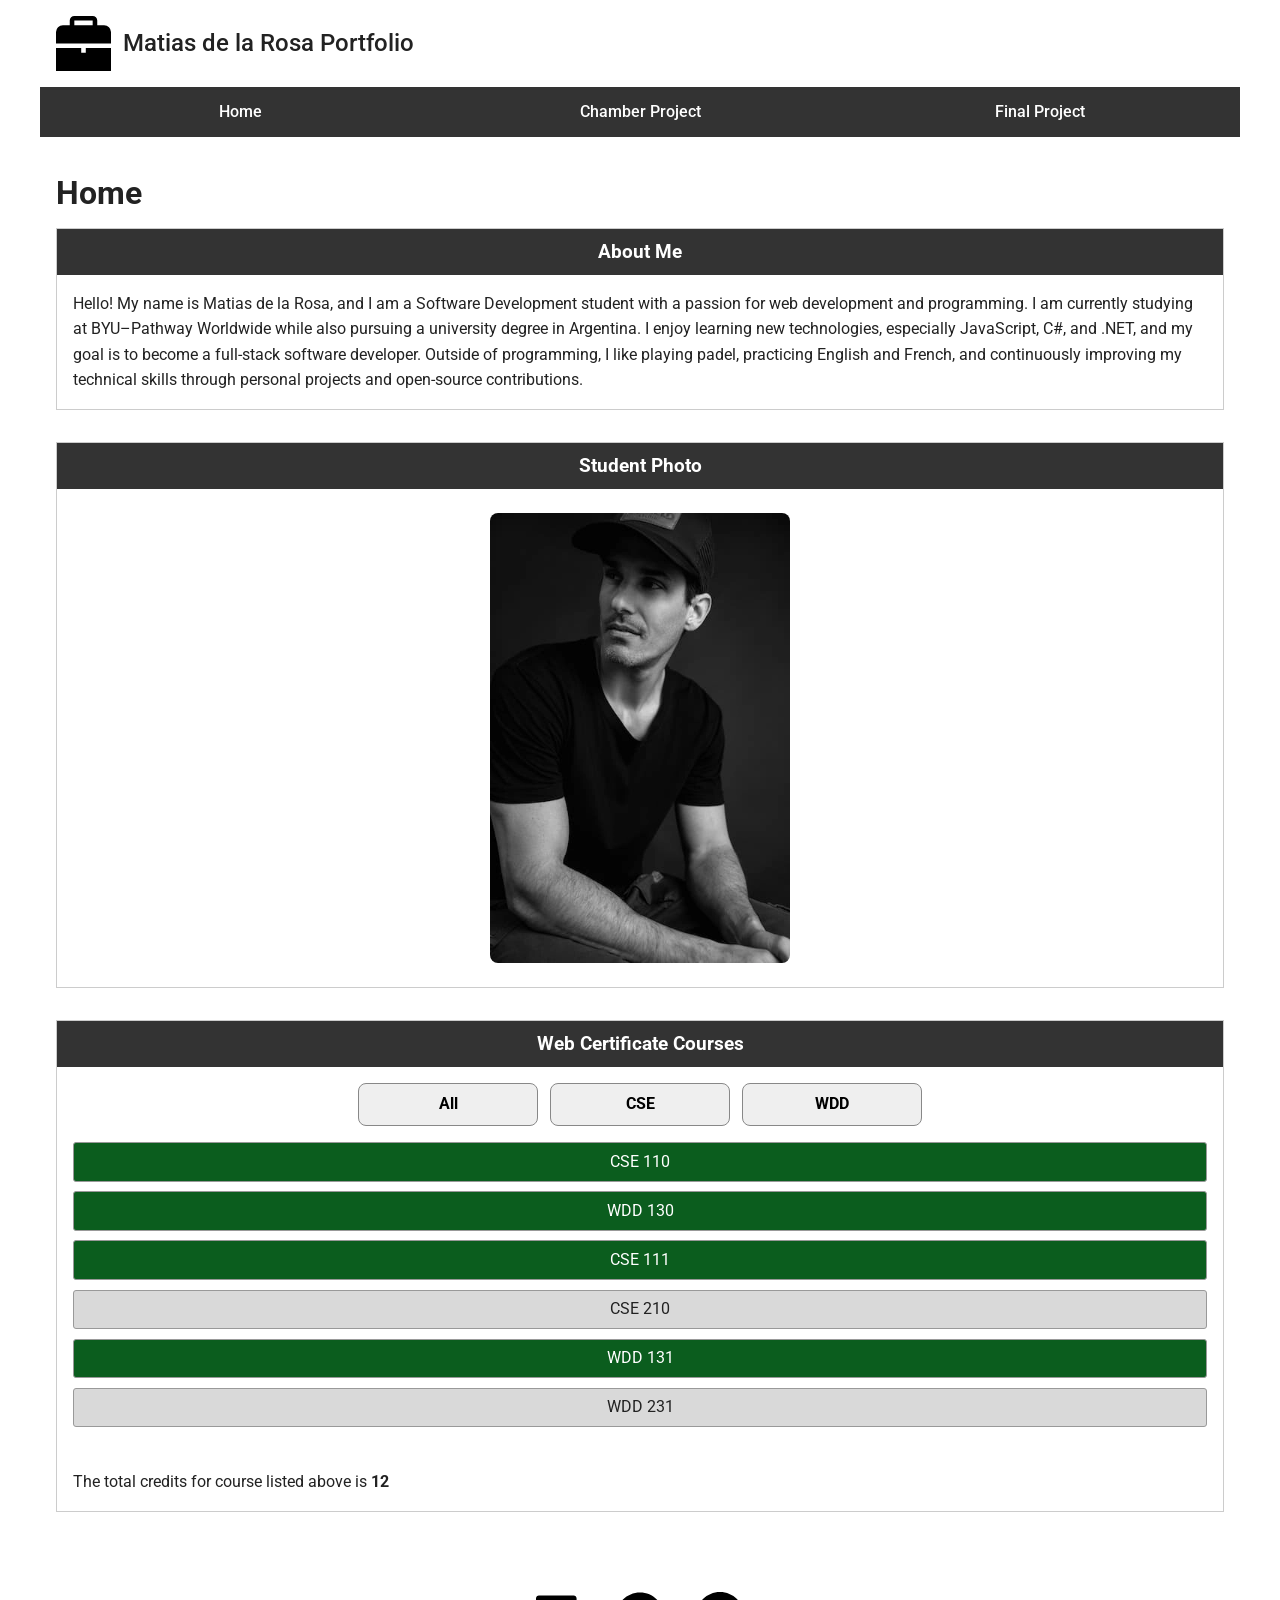
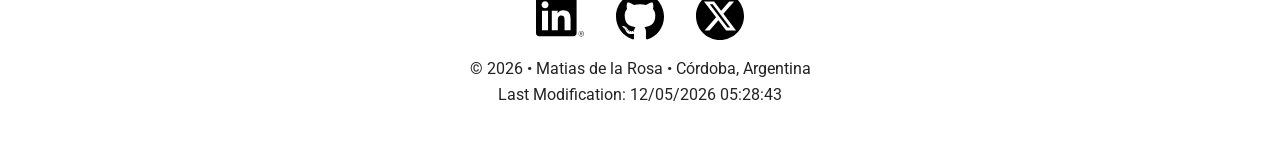
<file: index.html>
<!DOCTYPE html>
<html lang="en">
<head>
    <meta charset="UTF-8">
    <meta name="viewport" content="width=device-width, initial-scale=1.0">
   <meta name="description" content="WDD 231 course home page for Matias de la Rosa, featuring web development projects, course information, and programming experience.">
    <meta name="author" content="Matias de la Rosa">

    <meta property="og:title" content="WDD 231 Course Home Page | Matias de la Rosa">
    <meta property="og:description" content="WDD 231 course home page for Matias de la Rosa, featuring web development projects, course information, and programming experience.">
    <meta property="og:image" content="https://matidlr.github.io/wdd231/images/profile.webp">
    <meta property="og:url" content="https://matidlr.github.io/wdd231/">
    <meta property="og:type" content="website">
    <title>WDD 231 | Home | Matias de la Rosa</title>

    <!-- Google Font -->
    <link rel="preconnect" href="https://fonts.googleapis.com">
    <link rel="preconnect" href="https://fonts.gstatic.com" crossorigin>
    <link href="https://fonts.googleapis.com/css2?family=Roboto:wght@300;400;500;700&display=swap" rel="stylesheet">

    <!-- CSS -->
    <link rel="stylesheet" href="styles/normalize.css">
    <link rel="stylesheet" href="styles/small.css">
    <link rel="stylesheet" href="styles/larger.css">

    <!-- JavaScript -->
    <script src="scripts/navigation.js" defer></script>
    <script src="scripts/date.js" defer></script>
    <script src="scripts/course.js" defer></script>
</head>

<body>

 <header>

    <div class="header-content">

        <div class="site-name">
            <img src="images/briefcase.svg" alt="Site Logo">
            <span>Matias de la Rosa Portfolio</span>
        </div>

        <button id="menu" aria-label="Menu">
            &#9776;
        </button>

    </div>

    <nav>
        <ul class="navigation">
            <li><a href="index.html" class="active">Home</a></li>
            <li><a href="chamber/index.html">Chamber Project</a></li>
            <li><a href="final/index.html">Final Project</a></li>
        </ul>
    </nav>

</header>

<main>

    <h1>Home</h1>

    <section class="card">
        <h2>About Me</h2>

       <p>
           Hello! My name is Matias de la Rosa, and I am a Software Development student with a passion for web development and programming. I am currently studying at BYU–Pathway Worldwide while also pursuing a university degree in Argentina. I enjoy learning new technologies, especially JavaScript, C#, and .NET, and my goal is to become a full-stack software developer. Outside of programming, I like playing padel, practicing English and French, and continuously improving my technical skills through personal projects and open-source contributions.
       </p>
    </section>

    <section class="card">
        <h2>Student Photo</h2>

        <img src="images/profile.webp"
             alt="Student Photo">
    </section>

    <section class="card">

        <h2>Web Certificate Courses</h2>

        <div class="buttons">
            <button id="all">All</button>
            <button id="cse">CSE</button>
            <button id="wdd">WDD</button>
        </div>

        <div id="courses"></div>

        <p>
            The total credits for course listed above is
            <span id="credits"></span>
        </p>

    </section>

</main>

<footer>

    <div class="social">

        <a href="#"><img src="images/linkedin.svg" alt="LinkedIn"></a>

        <a href="#"><img src="images/github.svg" alt="GitHub"></a>

        <a href="#"><img src="images/twitter-alt-circle.svg" alt="X"></a>

    </div>

    <p>
        © <span id="currentyear"></span> •
        Matias de la Rosa •
        Córdoba, Argentina
    </p>

    <p id="lastModified"></p>

</footer>

</body>
</html>
</file>
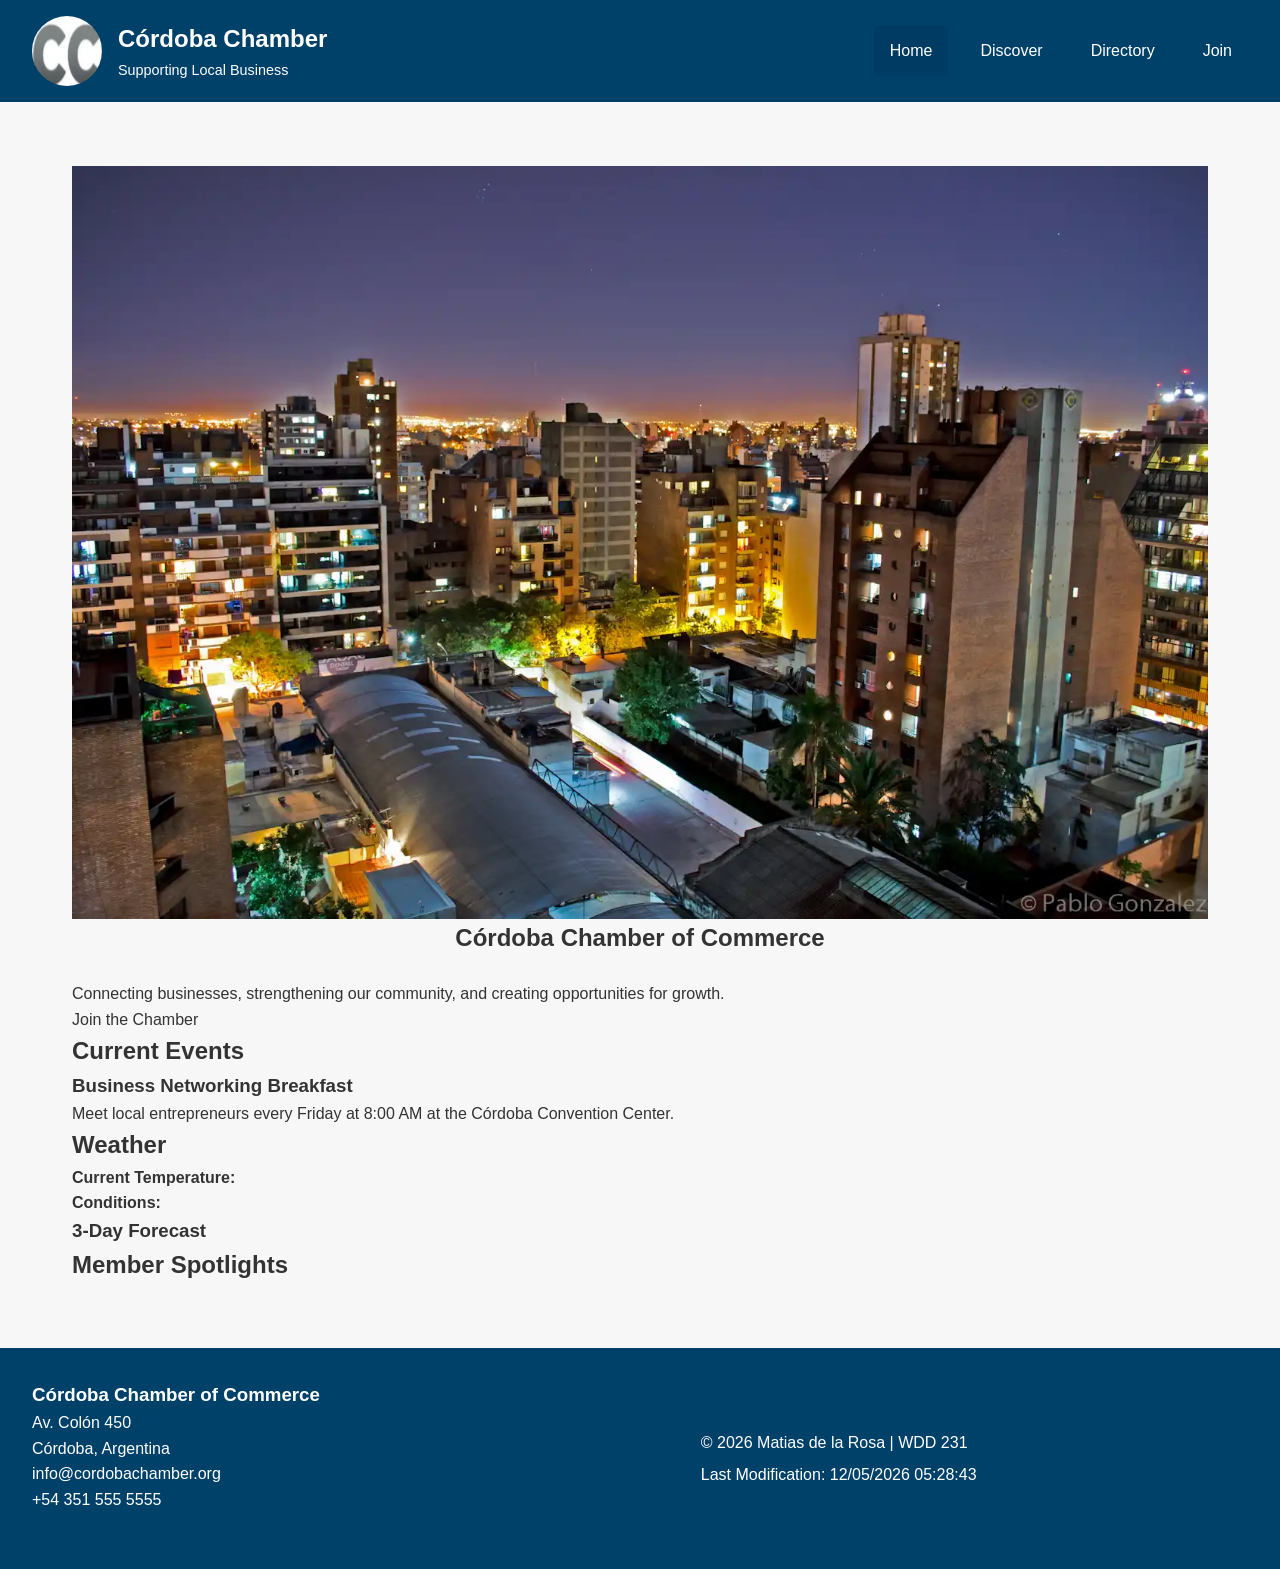
<file: chamber/index.html>
<!DOCTYPE html>
<html lang="en">
<head>
    <meta charset="UTF-8">
    <meta
        name="viewport"
        content="width=device-width, initial-scale=1.0">

    <title>Córdoba Chamber of Commerce | Home</title>

    <meta name="description" content="Welcome to the Córdoba Chamber of Commerce. Discover local businesses, current events, weather, and featured chamber members.">
    <meta name="author" content="Matias de la Rosa">

    <!-- Favicon -->
    <link rel="icon" href="images/cord.webp">

    <!-- Open Graph -->
    <meta property="og:title" content="Córdoba Chamber of Commerce">
    <meta property="og:description" content="Supporting local businesses in Córdoba, Argentina.">
    <meta property="og:image" content="https://matidlr.github.io/wdd231/chamber/images/cord.webp">
    <meta property="og:url" content="https://matidlr.github.io/wdd231/chamber/index.html">
    <meta property="og:type" content="website">

    <!-- CSS -->
    <link rel="stylesheet" href="styles/normalize.css">
    <link rel="stylesheet" href="styles/small.css">
    <link rel="stylesheet" href="styles/larger.css">

    <!-- Scripts -->
    <script src="scripts/navigation.js" defer></script>
    <script src="scripts/date.js" defer></script>
    <script type="module" src="scripts/weather.js"></script>
    <script type="module" src="scripts/spotlights.js"></script>

    <!-- Google Fonts -->
    <link rel="preconnect" href="https://fonts.googleapis.com">
    <link rel="preconnect" href="https://fonts.gstatic.com" crossorigin>
    <link href="https://fonts.googleapis.com/css2?family=Poppins:wght@400;600;700&display=swap" rel="stylesheet">
</head>

<body>

<header>

    <div class="logo">
        <img src="images/cord.webp" alt="Chamber Logo" width="70" height="70">

        <div>
            <h2>Córdoba Chamber</h2>
            <p>Supporting Local Business</p>
        </div>
    </div>

    <button id="menu-button" aria-label="Open navigation menu">&#9776;</button>

    <nav id="navigation">
        <ul>
            <li><a href="index.html" class="active">Home</a></li>
            <li><a href="discover.html">Discover</a></li>
            <li><a href="directory.html">Directory</a></li>
            <li><a href="join.html">Join</a></li>
        </ul>
    </nav>

</header>

<main>

    <section class="hero">

        <img
            src="images/downtown.webp"
            alt="Downtown Córdoba"
            loading="lazy">

        <div class="hero-content">

            <h1>Córdoba Chamber of Commerce</h1>

            <p>
                Connecting businesses, strengthening our community,
                and creating opportunities for growth.
            </p>

            <a href="join.html" class="cta-button">
                Join the Chamber
            </a>

        </div>

    </section>

    <section class="home-grid">

        <section class="events">

            <h2>Current Events</h2>

            <article>

                <h3>Business Networking Breakfast</h3>

                <p>
                    Meet local entrepreneurs every Friday at 8:00 AM
                    at the Córdoba Convention Center.
                </p>

            </article>

        </section>

        <section class="weather">

            <h2>Weather</h2>

            <p><strong>Current Temperature:</strong> <span id="current-temp"></span></p>

            <p><strong>Conditions:</strong> <span id="weather-desc"></span></p>

            <h3>3-Day Forecast</h3>

            <div id="forecast"></div>

        </section>

    </section>

    <section class="spotlights">

        <h2>Member Spotlights</h2>

        <div id="spotlight-container">

            <!-- JavaScript inserts spotlight cards -->

        </div>

    </section>

</main>

<footer>

    <div class="footer-contact">

        <h3>Córdoba Chamber of Commerce</h3>

        <p>Av. Colón 450</p>

        <p>Córdoba, Argentina</p>

        <p>info@cordobachamber.org</p>

        <p>+54 351 555 5555</p>

    </div>

    <div class="footer-info">

        <p>
            © <span id="year"></span>
            Matias de la Rosa | WDD 231
        </p>

        <p>
            Last Modification:
            <span id="lastModified"></span>
        </p>

    </div>

</footer>

</body>
</html>
</file>
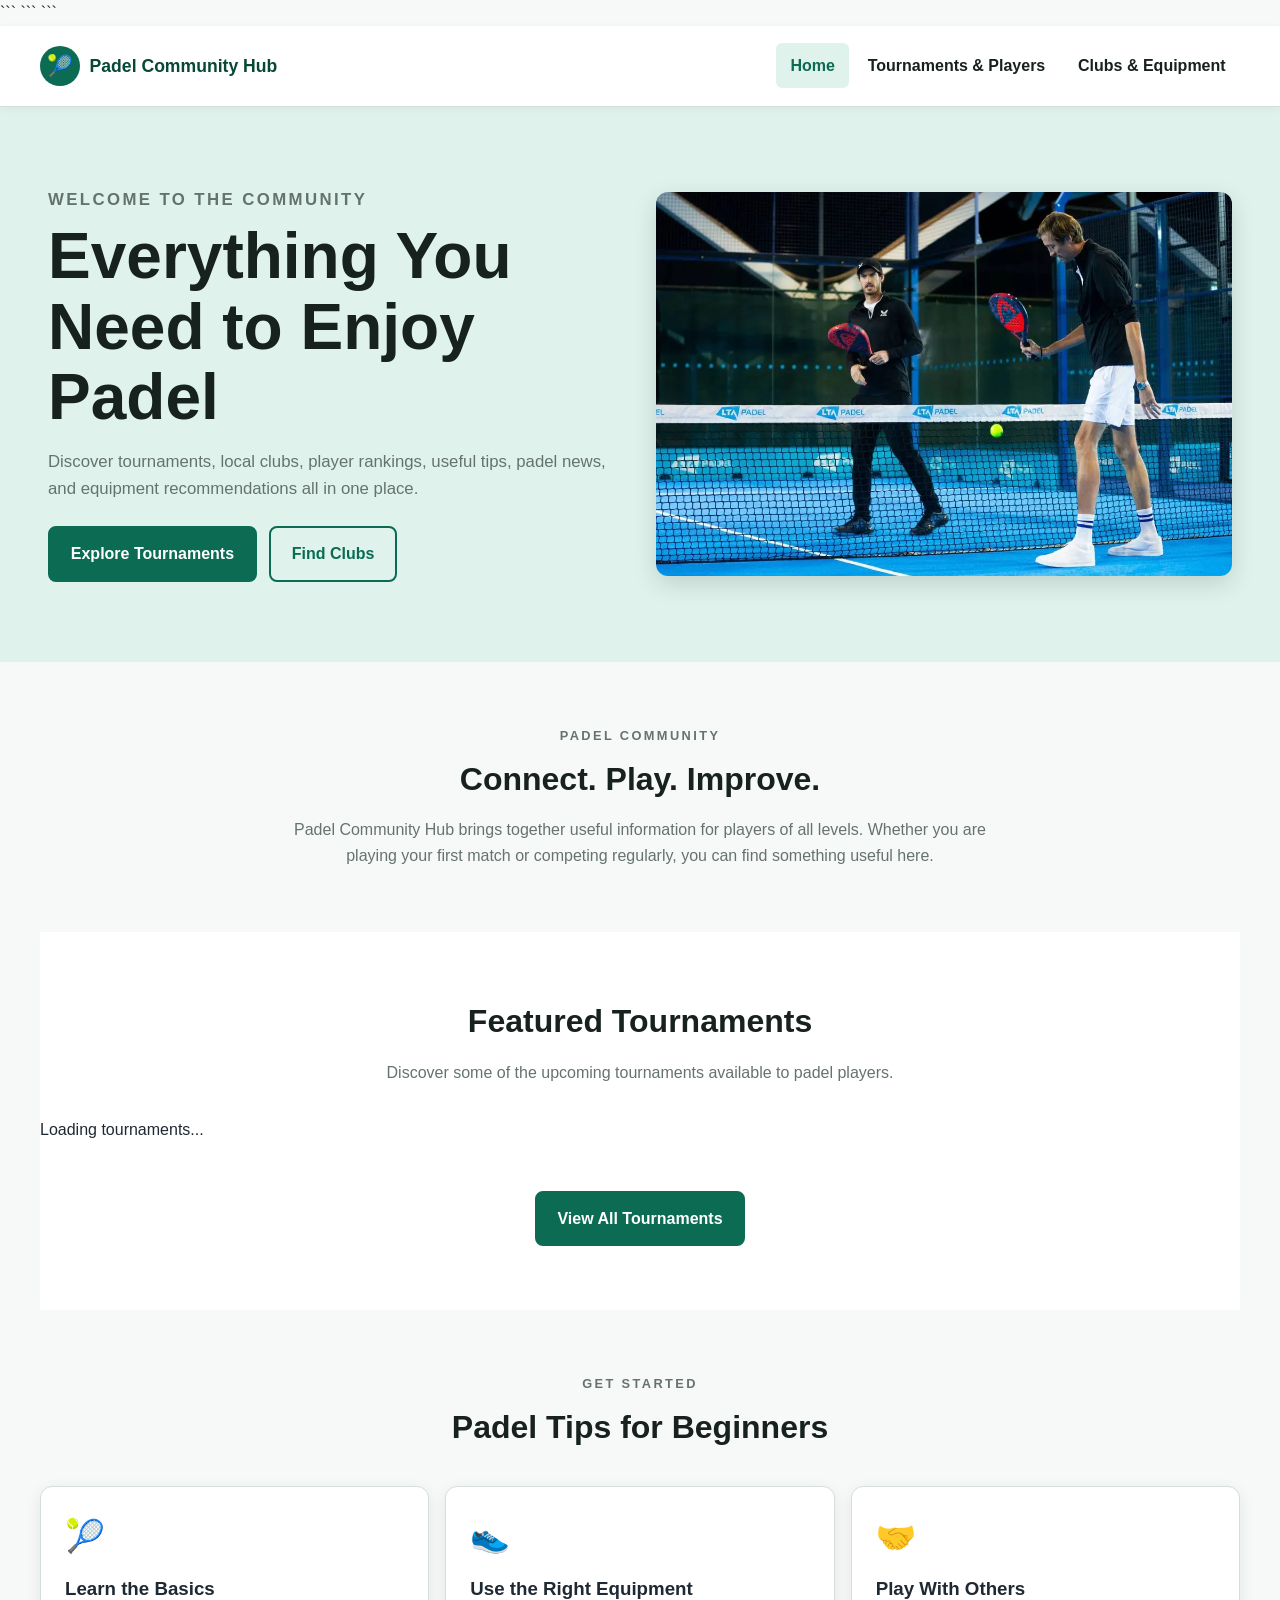
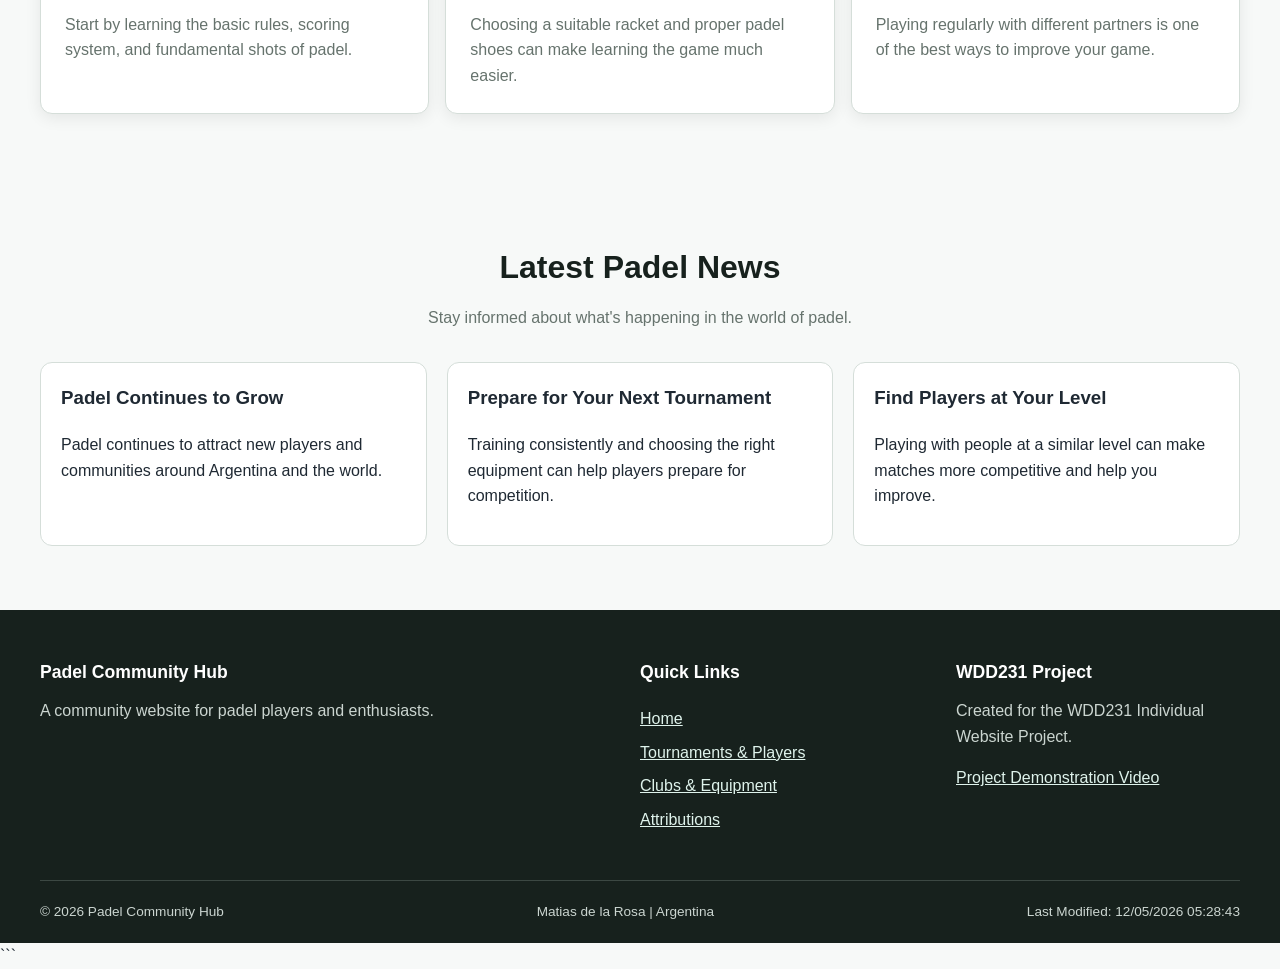
<file: final/index.html>
<!DOCTYPE html>

<html lang="en">

<head>

```
<meta charset="UTF-8">

<meta
    name="viewport"
    content="width=device-width, initial-scale=1.0"
>

<title>Padel Community Hub | Tournaments, Clubs and Players</title>

<meta
    name="description"
    content="Discover padel tournaments, local clubs, player rankings, beginner tips, news, and equipment recommendations with Padel Community Hub."
>

<meta
    name="author"
    content="Matias de la Rosa"
>

<!-- Open Graph -->
<meta
    property="og:title"
    content="Padel Community Hub | Tournaments, Clubs and Players"
>

<meta
    property="og:description"
    content="Discover padel tournaments, local clubs, player rankings, news, tips, and equipment recommendations."
>

<meta
    property="og:type"
    content="website"
>

<meta
    property="og:image"
    content="https://matidlr.github.io/wdd231/final/images/andy.webp"
>

<meta
    property="og:url"
    content="https://matidlr.github.io/wdd231/final/"
>

<link
    rel="icon"
    href="images/padel.avif"
    type="image/avif"
>

<link
    rel="stylesheet"
    href="styles/base.css"
>

<script
    type="module"
    src="scripts/main.js"
    defer
></script>
```

</head>

<body>

```
<header class="site-header">

    <div class="header-container">

        <a
            class="logo"
            href="index.html"
            aria-label="Padel Community Hub home"
        >
            <span
                class="logo-icon"
                aria-hidden="true"
            >🎾</span>

            <span>
                Padel Community Hub
            </span>
        </a>

        <button
            id="menu-button"
            class="menu-button"
            type="button"
            aria-label="Open navigation menu"
            aria-expanded="false"
            aria-controls="primary-navigation"
        >
            ☰
        </button>

        <nav
            id="primary-navigation"
            class="navigation"
            aria-label="Main navigation"
        >

            <ul>

                <li>
                    <a
                        class="active"
                        href="index.html"
                        aria-current="page"
                    >
                        Home
                    </a>
                </li>

                <li>
                    <a href="tournaments.html">
                        Tournaments &amp; Players
                    </a>
                </li>

                <li>
                    <a href="clubs.html">
                        Clubs &amp; Equipment
                    </a>
                </li>

            </ul>

        </nav>

    </div>

</header>


<main>

    <!-- Hero -->
    <section
        class="hero"
        aria-labelledby="hero-title"
    >

        <div class="hero-content">

            <p class="hero-label">
                WELCOME TO THE COMMUNITY
            </p>

            <h1 id="hero-title">
                Everything You Need to Enjoy Padel
            </h1>

            <p>
                Discover tournaments, local clubs, player rankings,
                useful tips, padel news, and equipment recommendations
                all in one place.
            </p>

            <div class="hero-actions">

                <a
                    class="button"
                    href="tournaments.html"
                >
                    Explore Tournaments
                </a>

                <a
                    class="button button-secondary"
                    href="clubs.html"
                >
                    Find Clubs
                </a>

            </div>

        </div>

        <div class="hero-image">

            <img
                src="images/andy.webp"
                alt="Two players playing padel on a court"
                width="800"
                height="600"
                fetchpriority="high"
            >

        </div>

    </section>


    <!-- Introduction -->
    <section
        class="intro"
        aria-labelledby="intro-title"
    >

        <div class="section-heading">

            <p class="section-label">
                PADEL COMMUNITY
            </p>

            <h2 id="intro-title">
                Connect. Play. Improve.
            </h2>

            <p>
                Padel Community Hub brings together useful information
                for players of all levels. Whether you are playing your
                first match or competing regularly, you can find
                something useful here.
            </p>

        </div>

    </section>


    <!-- Featured tournaments -->
    <section
        class="featured"
        aria-labelledby="featured-title"
    >

        <div class="section-heading">

            <h2 id="featured-title">
                Featured Tournaments
            </h2>

            <p>
                Discover some of the upcoming tournaments available
                to padel players.
            </p>

        </div>

        <div
            id="featured-tournaments"
            class="card-grid"
            aria-live="polite"
            aria-busy="true"
        >
            <p>
                Loading tournaments...
            </p>
        </div>

        <div class="section-action">

            <a
                class="button"
                href="tournaments.html"
            >
                View All Tournaments
            </a>

        </div>

    </section>


    <!-- Beginner tips -->
    <section
        class="tips"
        aria-labelledby="tips-title"
    >

        <div class="section-heading">

            <p class="section-label">
                GET STARTED
            </p>

            <h2 id="tips-title">
                Padel Tips for Beginners
            </h2>

        </div>

        <div class="tips-grid">

            <article class="tip-card">

                <div
                    class="tip-icon"
                    aria-hidden="true"
                >
                    🎾
                </div>

                <h3>
                    Learn the Basics
                </h3>

                <p>
                    Start by learning the basic rules, scoring system,
                    and fundamental shots of padel.
                </p>

            </article>


            <article class="tip-card">

                <div
                    class="tip-icon"
                    aria-hidden="true"
                >
                    👟
                </div>

                <h3>
                    Use the Right Equipment
                </h3>

                <p>
                    Choosing a suitable racket and proper padel shoes
                    can make learning the game much easier.
                </p>

            </article>


            <article class="tip-card">

                <div
                    class="tip-icon"
                    aria-hidden="true"
                >
                    🤝
                </div>

                <h3>
                    Play With Others
                </h3>

                <p>
                    Playing regularly with different partners is one
                    of the best ways to improve your game.
                </p>

            </article>

        </div>

    </section>


    <!-- Latest news -->
    <section
        class="news"
        aria-labelledby="news-title"
    >

        <div class="section-heading">

            <h2 id="news-title">
                Latest Padel News
            </h2>

            <p>
                Stay informed about what's happening in the world
                of padel.
            </p>

        </div>

        <div
            id="latest-news"
            class="news-grid"
            aria-live="polite"
            aria-busy="false"
        >

            <article class="news-card">

                <h3>
                    Padel Continues to Grow
                </h3>

                <p>
                    Padel continues to attract new players and communities
                    around Argentina and the world.
                </p>

            </article>

            <article class="news-card">

                <h3>
                    Prepare for Your Next Tournament
                </h3>

                <p>
                    Training consistently and choosing the right equipment
                    can help players prepare for competition.
                </p>

            </article>

            <article class="news-card">

                <h3>
                    Find Players at Your Level
                </h3>

                <p>
                    Playing with people at a similar level can make matches
                    more competitive and help you improve.
                </p>

            </article>

        </div>

    </section>

</main>


<footer class="site-footer">

    <div class="footer-container">

        <div class="footer-about">

            <h2>
                Padel Community Hub
            </h2>

            <p>
                A community website for padel players and enthusiasts.
            </p>

        </div>


        <div class="footer-links">

            <h2>
                Quick Links
            </h2>

            <a href="index.html">
                Home
            </a>

            <a href="tournaments.html">
                Tournaments &amp; Players
            </a>

            <a href="clubs.html">
                Clubs &amp; Equipment
            </a>

            <a href="attributions.html">
                Attributions
            </a>

        </div>


        <div class="footer-project">

            <h2>
                WDD231 Project
            </h2>

            <p>
                Created for the WDD231 Individual Website Project.
            </p>

            <a
                href="https://www.youtube.com/watch?v=-oLltCwtMMo"
                target="_blank"
                rel="noopener noreferrer"
            >
                Project Demonstration Video
            </a>

        </div>

    </div>


    <div class="footer-bottom">

        <p>
            &copy;
            <span id="current-year"></span>
            Padel Community Hub
        </p>

        <p>
            Matias de la Rosa | Argentina
        </p>

        <p id="last-modified">
            Last Modified:
        </p>

    </div>

</footer>
```

</body>

</html>
</file>
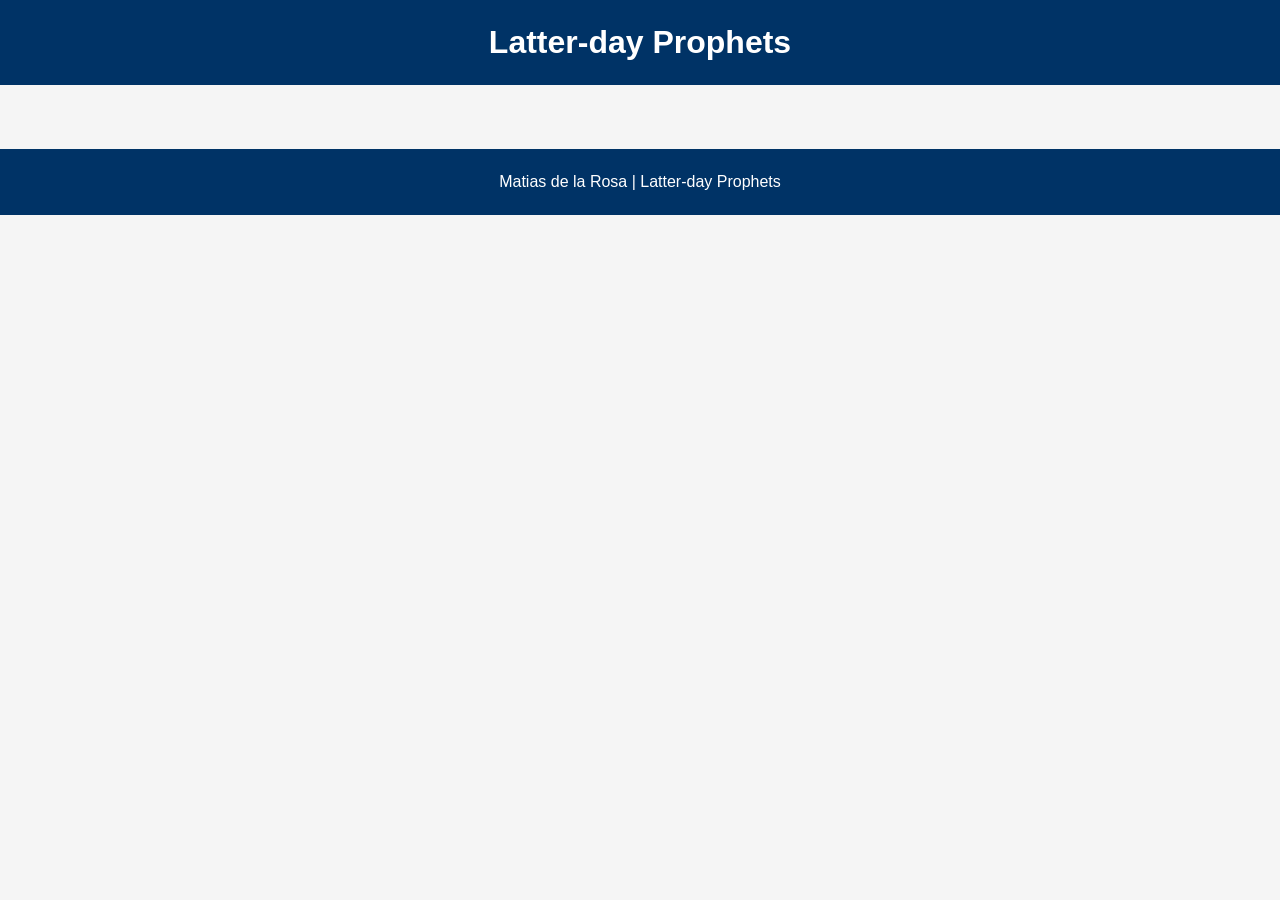
<file: prophets.html>
<!DOCTYPE html>
<html lang="en">
<head>
    <meta charset="UTF-8">
    <meta name="viewport" content="width=device-width, initial-scale=1.0">
    <meta name="description" content="Latter-day Prophets page using JSON data and JavaScript fetch API.">
    <meta name="author" content="Matias de la Rosa">

    <title>Latter-day Prophets</title>

    <link rel="stylesheet" href="styles/prophets.css">

    <script src="scripts/prophets.js" defer></script>
</head>

<body>

<header>
    <h1>Latter-day Prophets</h1>
</header>

<main>
    <div id="cards"></div>
</main>

<footer>
    Matias de la Rosa | Latter-day Prophets
</footer>

</body>
</html>
</file>
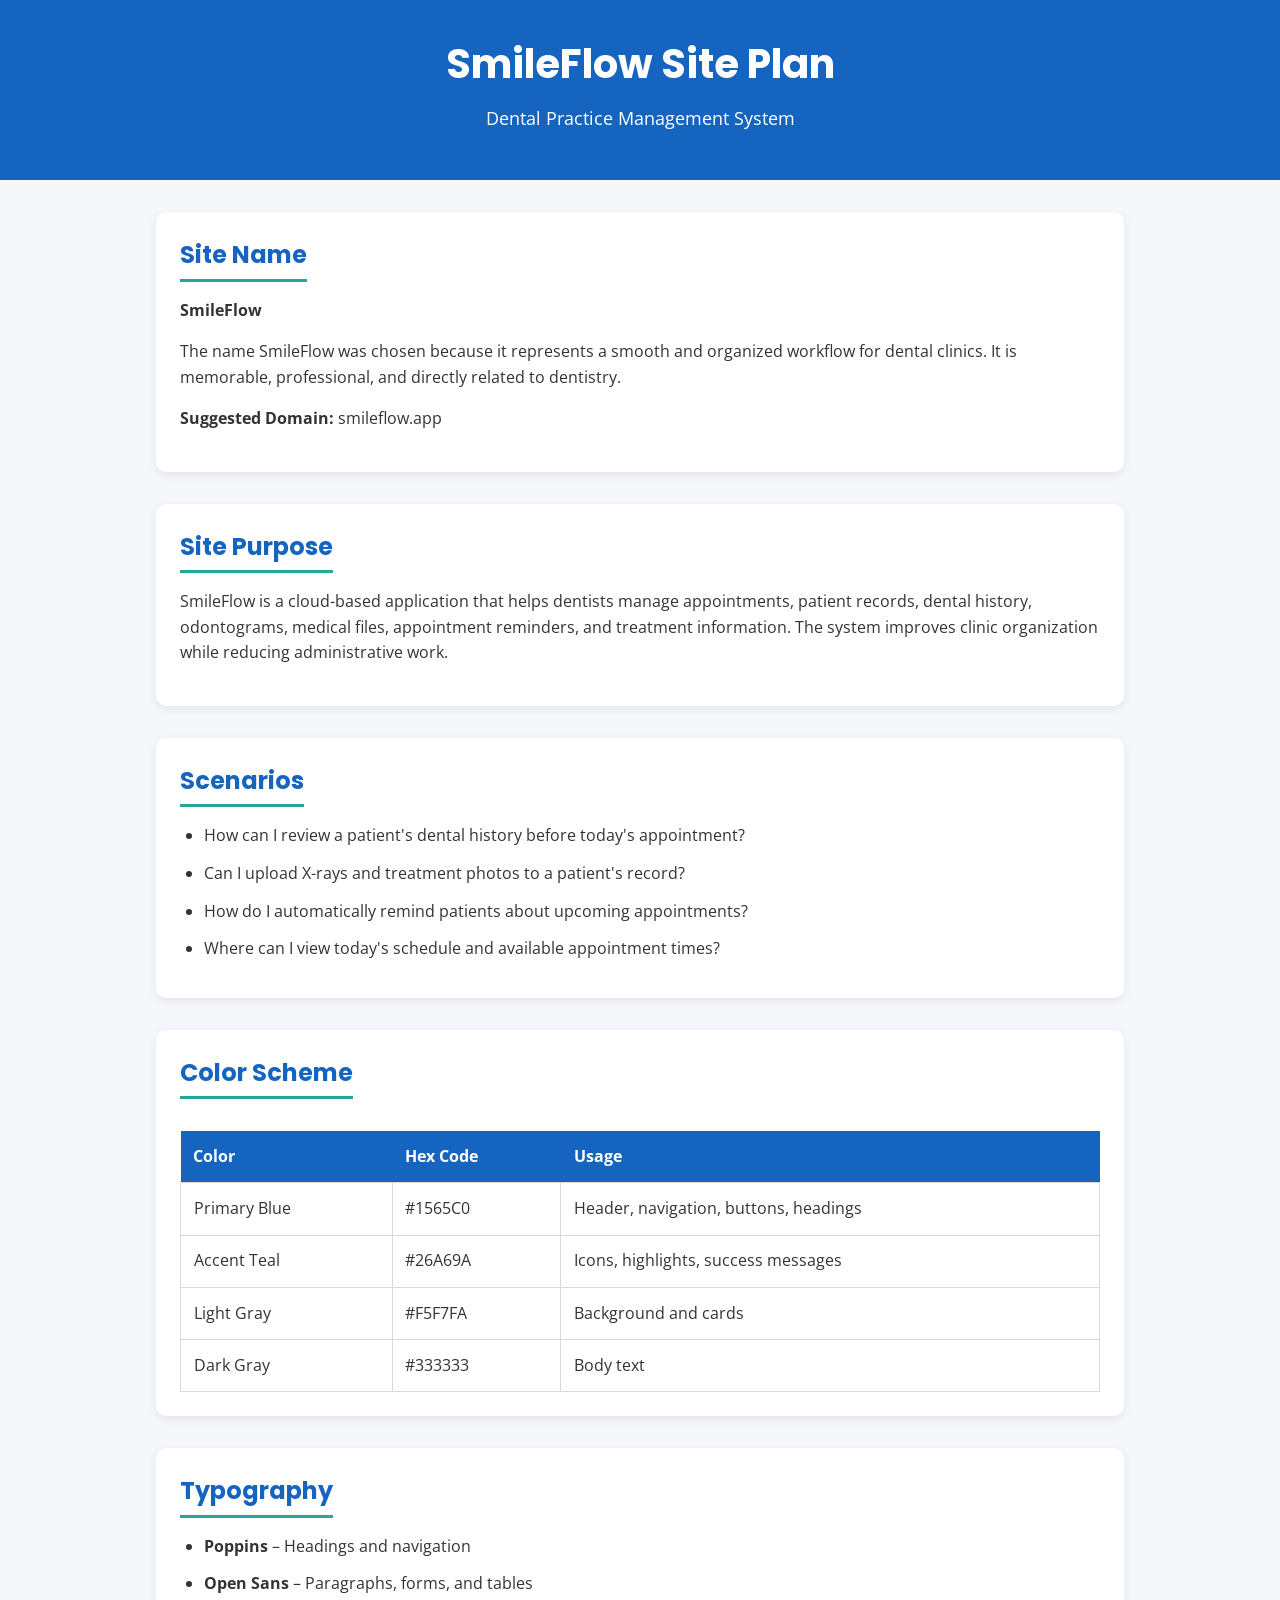
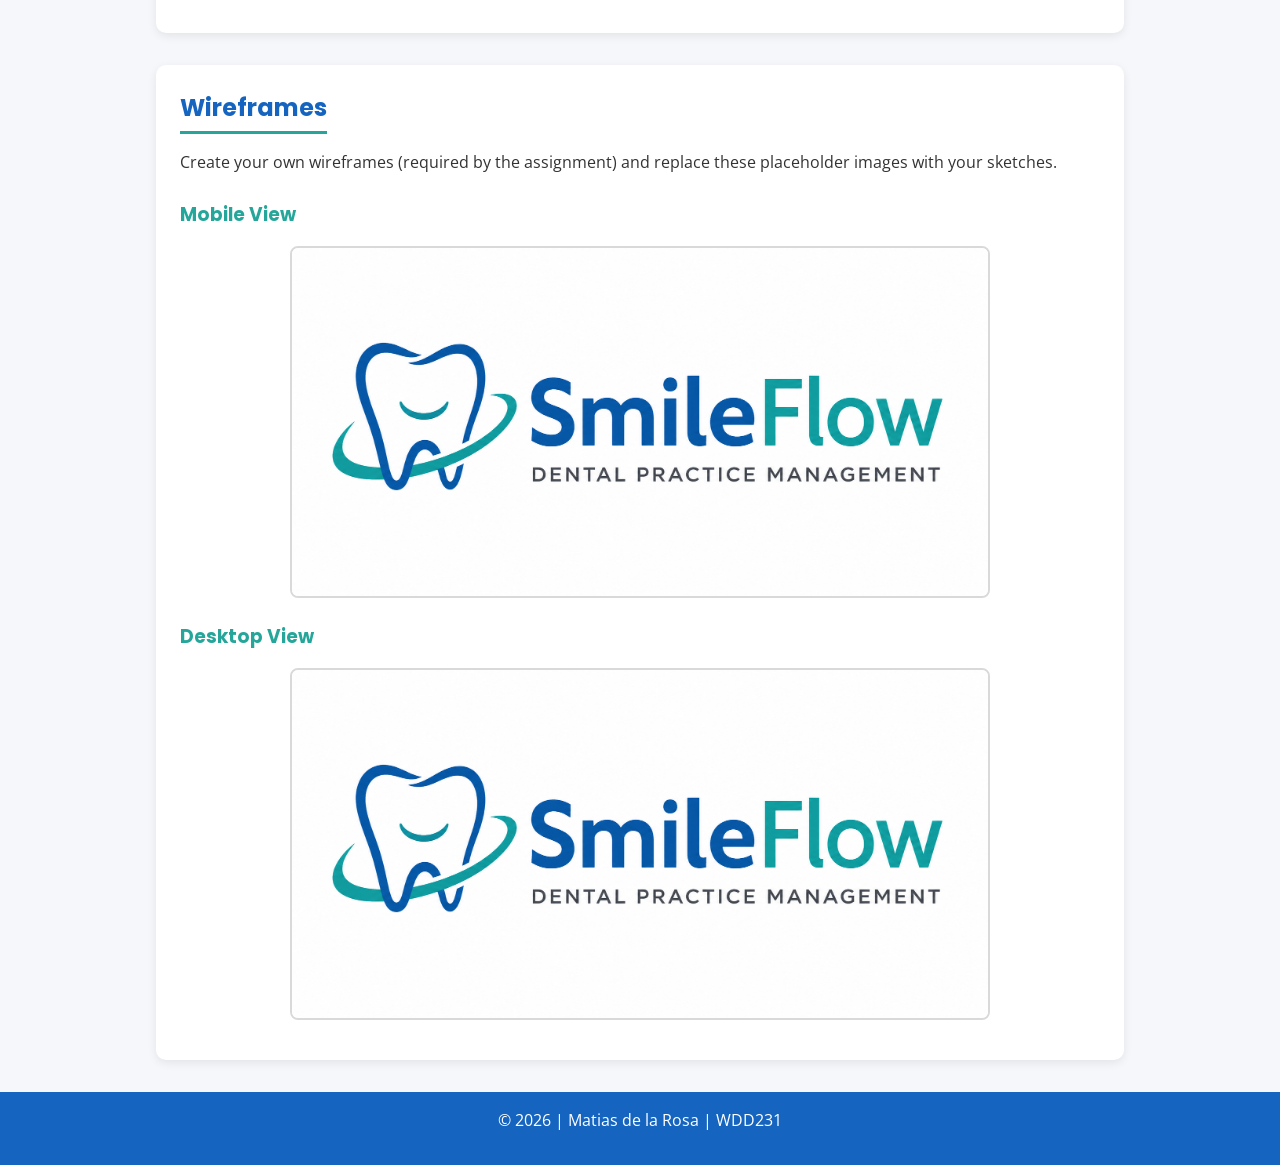
<file: siteplan.html>
<!DOCTYPE html>
<html lang="en">
<head>
    <meta charset="UTF-8">
    <meta
        name="viewport"
        content="width=device-width, initial-scale=1.0">

    <title>SmileFlow Site Plan | WDD231</title>

    <meta
        name="description"
        content="Site plan for SmileFlow Dental Practice Management System">

    <meta
        name="author"
        content="Matias de la Rosa">
        <link rel="preconnect" href="https://fonts.googleapis.com">
<link rel="preconnect" href="https://fonts.gstatic.com" crossorigin>

<link href="https://fonts.googleapis.com/css2?family=Open+Sans:wght@400;600&family=Poppins:wght@500;700&display=swap" rel="stylesheet">

    <link rel="preconnect" href="https://fonts.googleapis.com">
    <link rel="preconnect" href="https://fonts.gstatic.com" crossorigin>

    <link href="https://fonts.googleapis.com/css2?family=Open+Sans:wght@400;600&family=Poppins:wght@500;700&display=swap" rel="stylesheet">

  <link rel="stylesheet" href="styles/siteplan.css">
</head>

<body>

<header>
    <h1>SmileFlow Site Plan</h1>
    <p>Dental Practice Management System</p>
</header>

<main>

<section class="card">
    <h2>Site Name</h2>

    <p><strong>SmileFlow</strong></p>

    <p>
        The name SmileFlow was chosen because it represents a smooth and
        organized workflow for dental clinics. It is memorable,
        professional, and directly related to dentistry.
    </p>

    <p><strong>Suggested Domain:</strong> smileflow.app</p>
</section>

<section class="card">
    <h2>Site Purpose</h2>

    <p>
        SmileFlow is a cloud-based application that helps dentists manage
        appointments, patient records, dental history, odontograms,
        medical files, appointment reminders, and treatment information.
        The system improves clinic organization while reducing
        administrative work.
    </p>
</section>

<section class="card">
    <h2>Scenarios</h2>

    <ul>
        <li>How can I review a patient's dental history before today's appointment?</li>

        <li>Can I upload X-rays and treatment photos to a patient's record?</li>

        <li>How do I automatically remind patients about upcoming appointments?</li>

        <li>Where can I view today's schedule and available appointment times?</li>
    </ul>
</section>

<section class="card">

    <h2>Color Scheme</h2>

    <table>

        <tr>
            <th>Color</th>
            <th>Hex Code</th>
            <th>Usage</th>
        </tr>

        <tr>
            <td>Primary Blue</td>
            <td>#1565C0</td>
            <td>Header, navigation, buttons, headings</td>
        </tr>

        <tr>
            <td>Accent Teal</td>
            <td>#26A69A</td>
            <td>Icons, highlights, success messages</td>
        </tr>

        <tr>
            <td>Light Gray</td>
            <td>#F5F7FA</td>
            <td>Background and cards</td>
        </tr>

        <tr>
            <td>Dark Gray</td>
            <td>#333333</td>
            <td>Body text</td>
        </tr>

    </table>

</section>

<section class="card">

<h2>Typography</h2>

<ul>
    <li><strong>Poppins</strong> – Headings and navigation</li>

    <li><strong>Open Sans</strong> – Paragraphs, forms, and tables</li>
</ul>

</section>

<section class="card">

<h2>Wireframes</h2>

<p>
Create your own wireframes (required by the assignment) and replace these
placeholder images with your sketches.
</p>

<h3>Mobile View</h3>

<img
src="images/smileflow.png"
alt="Mobile wireframe">

<h3>Desktop View</h3>

<img
src="images/smileflow.png"
alt="Desktop wireframe">

</section>

</main>

<footer>

<p>
© 2026 | Matias de la Rosa | WDD231
</p>

</footer>

</body>
</html>
</file>
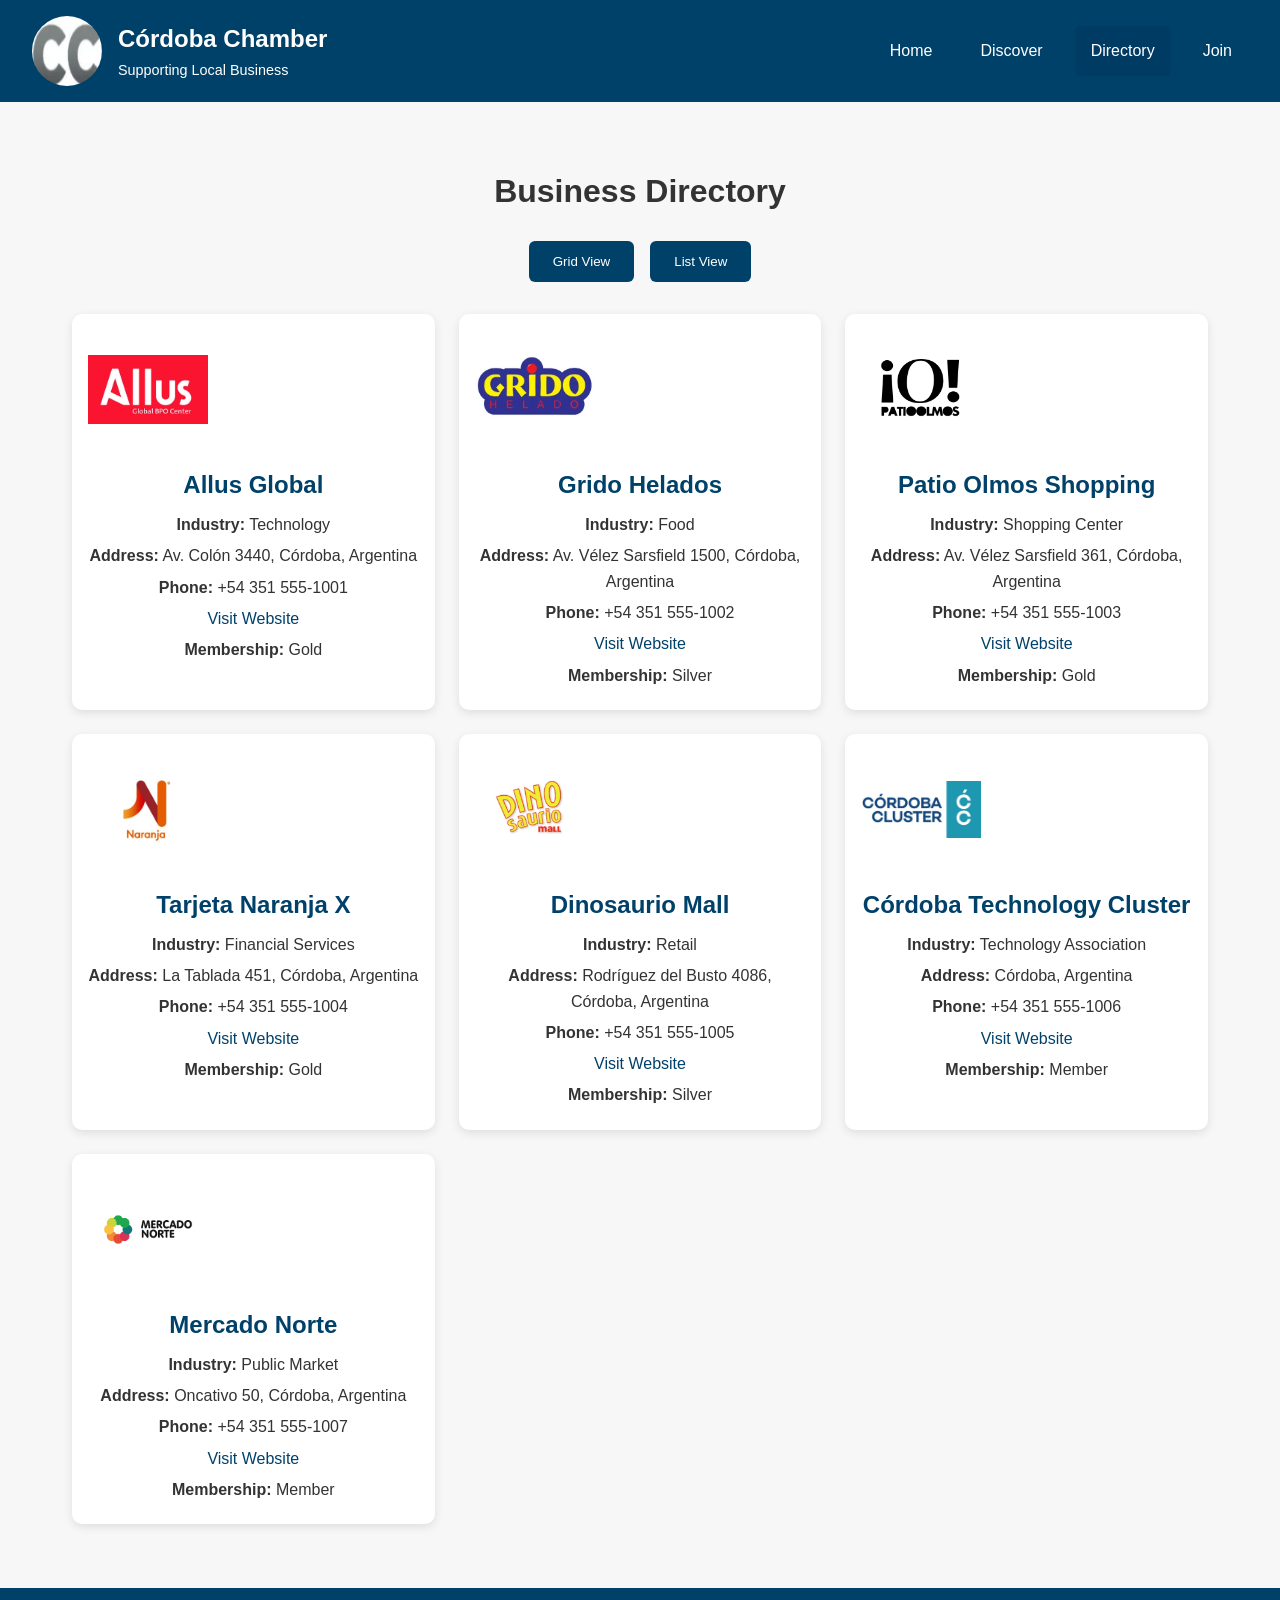
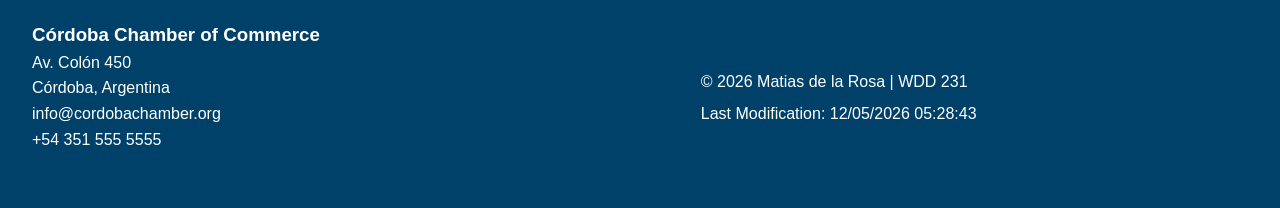
<file: chamber/directory.html>
<!DOCTYPE html>
<html lang="en">
<head>
    <meta charset="UTF-8">
    <meta
        name="viewport"
        content="width=device-width, initial-scale=1.0">

    <title>Córdoba Chamber of Commerce | Business Directory</title>

    <meta name="description" content="The Córdoba Chamber of Commerce promotes local businesses and provides a directory of chamber members.">
    <meta name="author" content="Matias de la Rosa">

    <!-- Favicon -->
    <link rel="icon" href="images/cord.webp">

    <!-- Open Graph -->
    <meta property="og:title" content="Córdoba Chamber of Commerce">
    <meta property="og:description" content="Discover local businesses, events, and opportunities with the Córdoba Chamber of Commerce in Córdoba, Argentina.">
    <meta property="og:image" content="https://matidlr.github.io/wdd231/chamber/images/cord.webp">
    <meta property="og:url" content="https://matidlr.github.io/wdd231/chamber/directory.html">
    <meta property="og:type" content="website">

    <!-- CSS -->
    <link rel="stylesheet" href="styles/normalize.css">
    <link rel="stylesheet" href="styles/small.css">
    <link rel="stylesheet" href="styles/larger.css">

    <script src="scripts/navigation.js" defer></script>
    <script src="scripts/date.js" defer></script>
    <script src="scripts/directory.js" defer></script>

    <!-- Google Fonts -->
    <link rel="preconnect" href="https://fonts.googleapis.com">
    <link rel="preconnect" href="https://fonts.gstatic.com" crossorigin>
    <link href="https://fonts.googleapis.com/css2?family=Poppins:wght@400;600;700&display=swap" rel="stylesheet">
</head>

<body>

<header>

    <div class="logo">
        <img src="images/cord.webp" alt="Chamber Logo" width="70" height="70">
        <div>
            <h2>Córdoba Chamber</h2>
            <p>Supporting Local Business</p>
        </div>
    </div>

    <button id="menu-button" aria-label="Open navigation menu">&#9776;</button>

    <nav id="navigation">
        <ul>
        <li><a href="index.html">Home</a></li>
        <li><a href="discover.html">Discover</a></li>
        <li><a href="directory.html" class="active">Directory</a></li>
        <li><a href="join.html">Join</a></li>
        </ul>
    </nav>

</header>

<main>

    <h1>Business Directory</h1>

    <div class="view-buttons">
        <button id="grid">Grid View</button>
        <button id="list">List View</button>
    </div>

    <div id="members" class="grid">

        <!-- Cards created with JavaScript -->

    </div>

</main>

<footer>

    <div class="footer-contact">

        <h3>Córdoba Chamber of Commerce</h3>

        <p>Av. Colón 450</p>

        <p>Córdoba, Argentina</p>

        <p>info@cordobachamber.org</p>

        <p>+54 351 555 5555</p>

    </div>

    <div class="footer-info">

        <p>
            © <span id="year"></span>
            Matias de la Rosa | WDD 231
        </p>

        <p>
            Last Modification:
            <span id="lastModified"></span>
        </p>

    </div>

</footer>



</body>
</html>
</file>
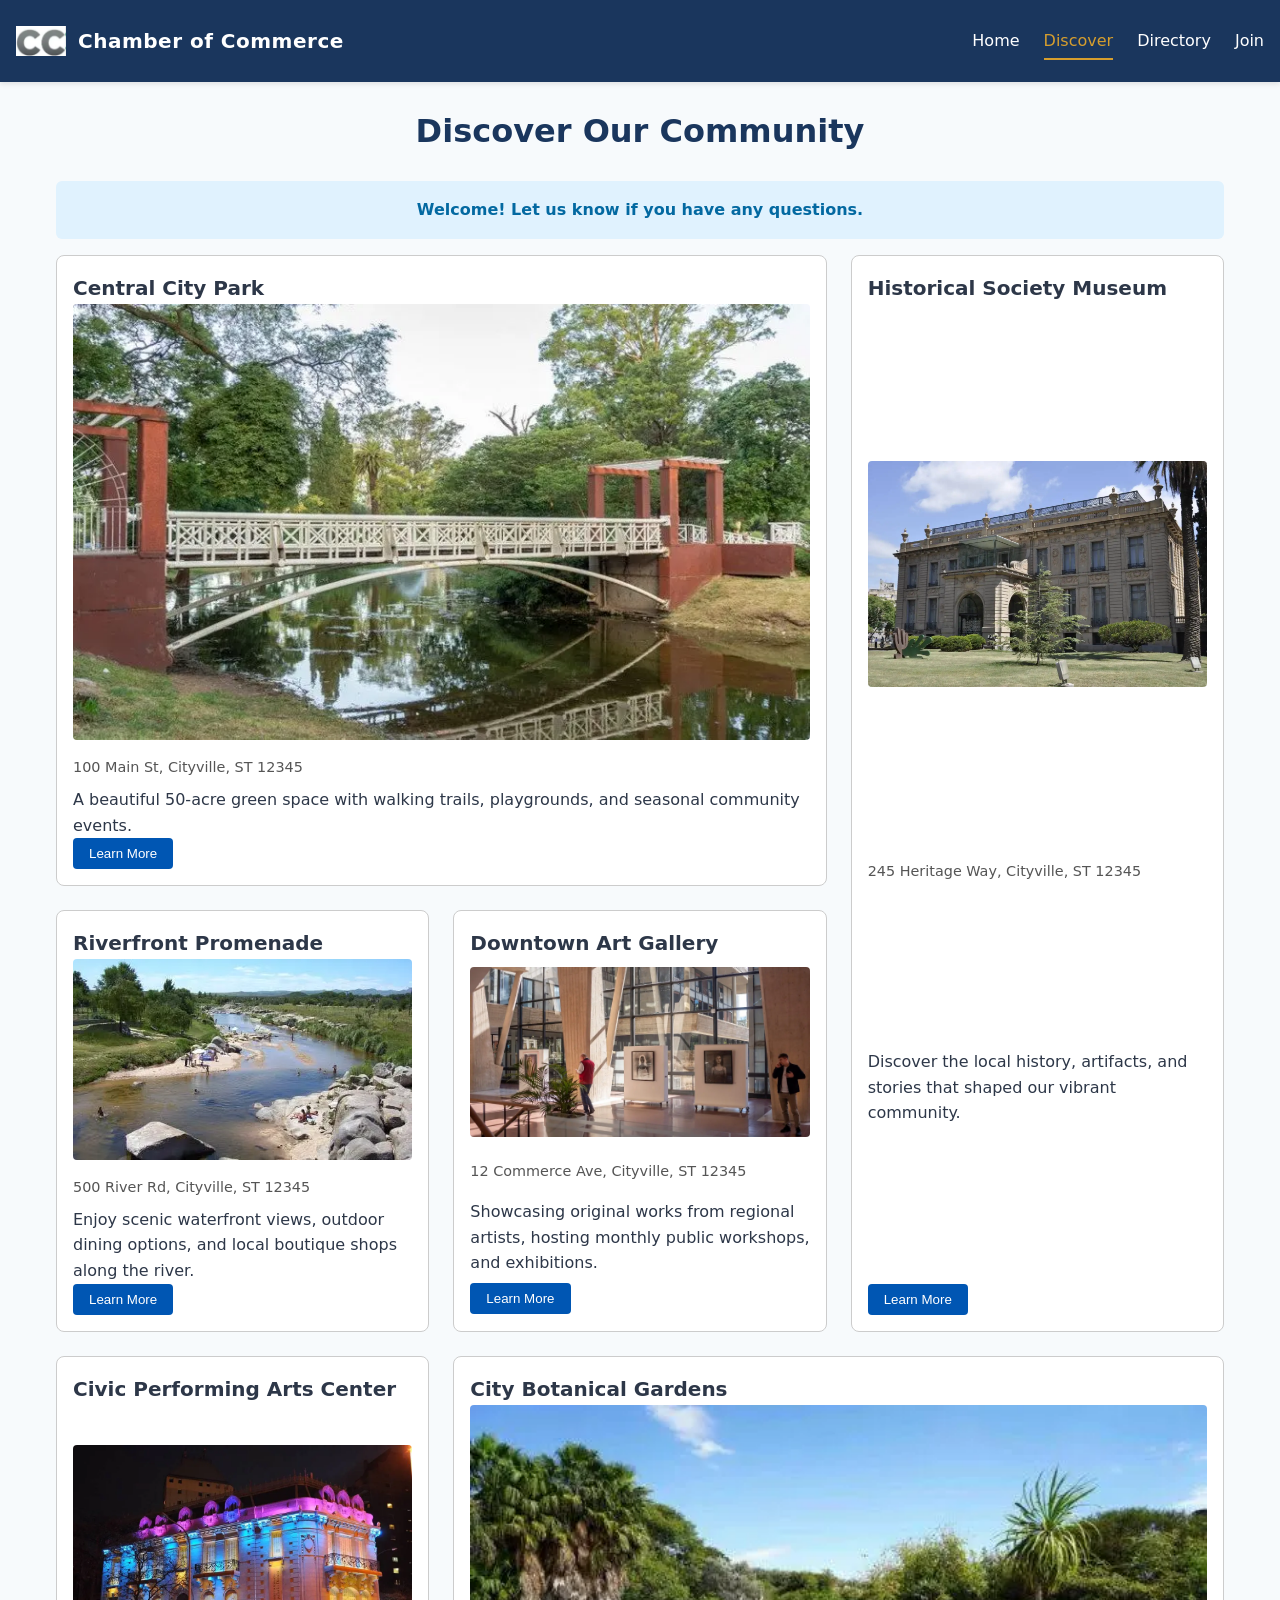
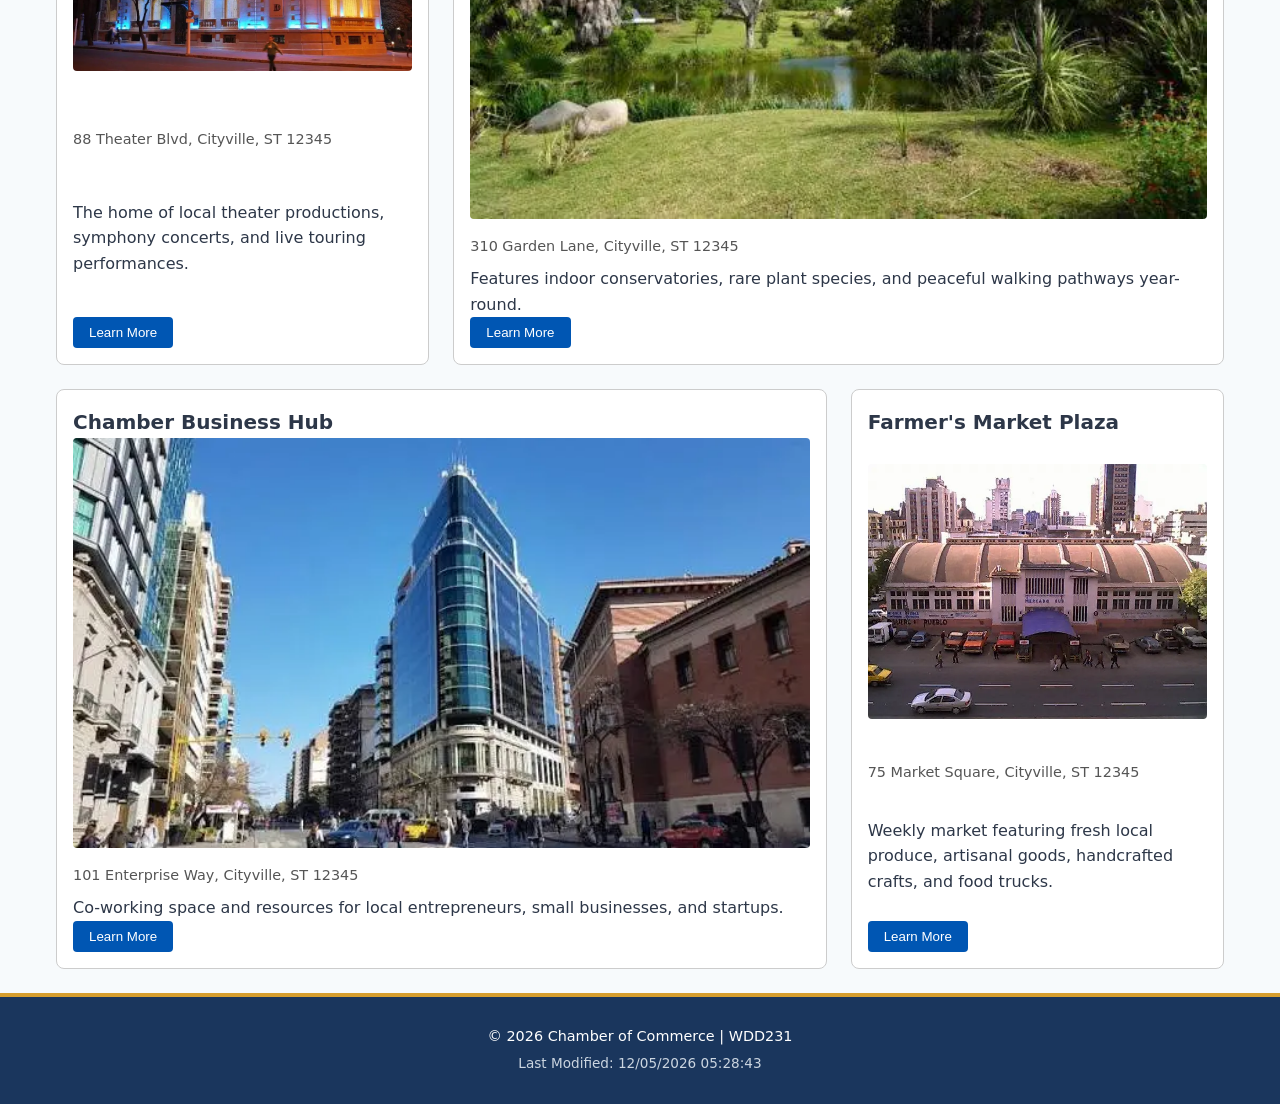
<file: chamber/discover.html>
<!DOCTYPE html>
<html lang="en">
<head>
  <meta charset="UTF-8">
  <meta name="viewport" content="width=device-width, initial-scale=1.0">
  <title>Chamber Discover Page | Community Highlights</title>
  
  <!-- Autoría -->
  <meta name="author" content="Matias de la Rosa">
  
  <!-- Descripción Estándar de la Página -->
  <meta name="description" content="Explore top attractions, landmarks, and community highlights in our Chamber of Commerce area in Cordoba city, where you can find many rivers.">

  <!-- Preconnect y Carga de Google Fonts (Sin usar @import) -->
  <link rel="preconnect" href="https://fonts.googleapis.com">
  <link rel="preconnect" href="https://fonts.gstatic.com" crossorigin>
  <link href="https://fonts.googleapis.com/css2?family=Roboto:ital,wght@0,400;0,700;1,400&display=swap" rel="stylesheet">

  <!-- Favicon -->
  <link rel="icon" href="images/favicon.ico" type="image/x-icon">

  <!-- Meta Etiquetas Open Graph (og:) para Redes Sociales -->
  <!-- Title: Entre 40 y 60 caracteres -->
  <meta property="og:title" content="Discover Our Community | Chamber of Commerce">
  
  <!-- Description: Entre 50 y 160 caracteres -->
  <meta property="og:description" content="Explore local points of interest, demographics, and key economic highlights in our Chamber of Commerce region, this city has many business all over the city.">
  
  <!-- Image y URL: Deben ser URLs ABSOLUTAS (remplaza tu-usuario por tu usuario de GitHub) -->
  <meta property="og:image" content="https://matidlr.github.io/wdd231/chamber/images/cord.webp">
  <meta property="og:url" content="https://matidlr.github.io/wdd231/chamber/discover.html">
  <meta property="og:type" content="website">

  <!-- Hojas de Estilo CSS -->
  <link rel="stylesheet" href="styles/base.css">
  <link rel="stylesheet" href="styles/discover.css">

  <!-- Script JS (Modular) -->
  <script type="module" src="scripts/discover.js"></script>
</head>
<body>

  <header>
    <div class="logo">
      <img src="images/cord.webp" alt="Chamber Logo" width="50" height="50">
      <span>Chamber of Commerce</span>
    </div>
    <nav>
      <ul>
        <li><a href="index.html">Home</a></li>
        <li><a href="discover.html" class="active">Discover</a></li>
        <li><a href="directory.html">Directory</a></li>
        <li><a href="join.html">Join</a></li>
      </ul>
    </nav>
  </header>

  <main>
    <h1>Discover Our Community</h1>

    <!-- Last Visit Message Container -->
    <div id="visit-message" class="visit-banner"></div>

    <!-- 8 Cards Container utilizing CSS Grid Areas -->
    <section class="discover-grid" id="discover-cards">
      <!-- Dynamic cards will render here -->
    </section>
  </main>

  <footer>
    <p>&copy; <span id="currentyear"></span> Chamber of Commerce | WDD231</p>
    <p id="lastModified"></p>
  </footer>

</body>
</html>
</file>
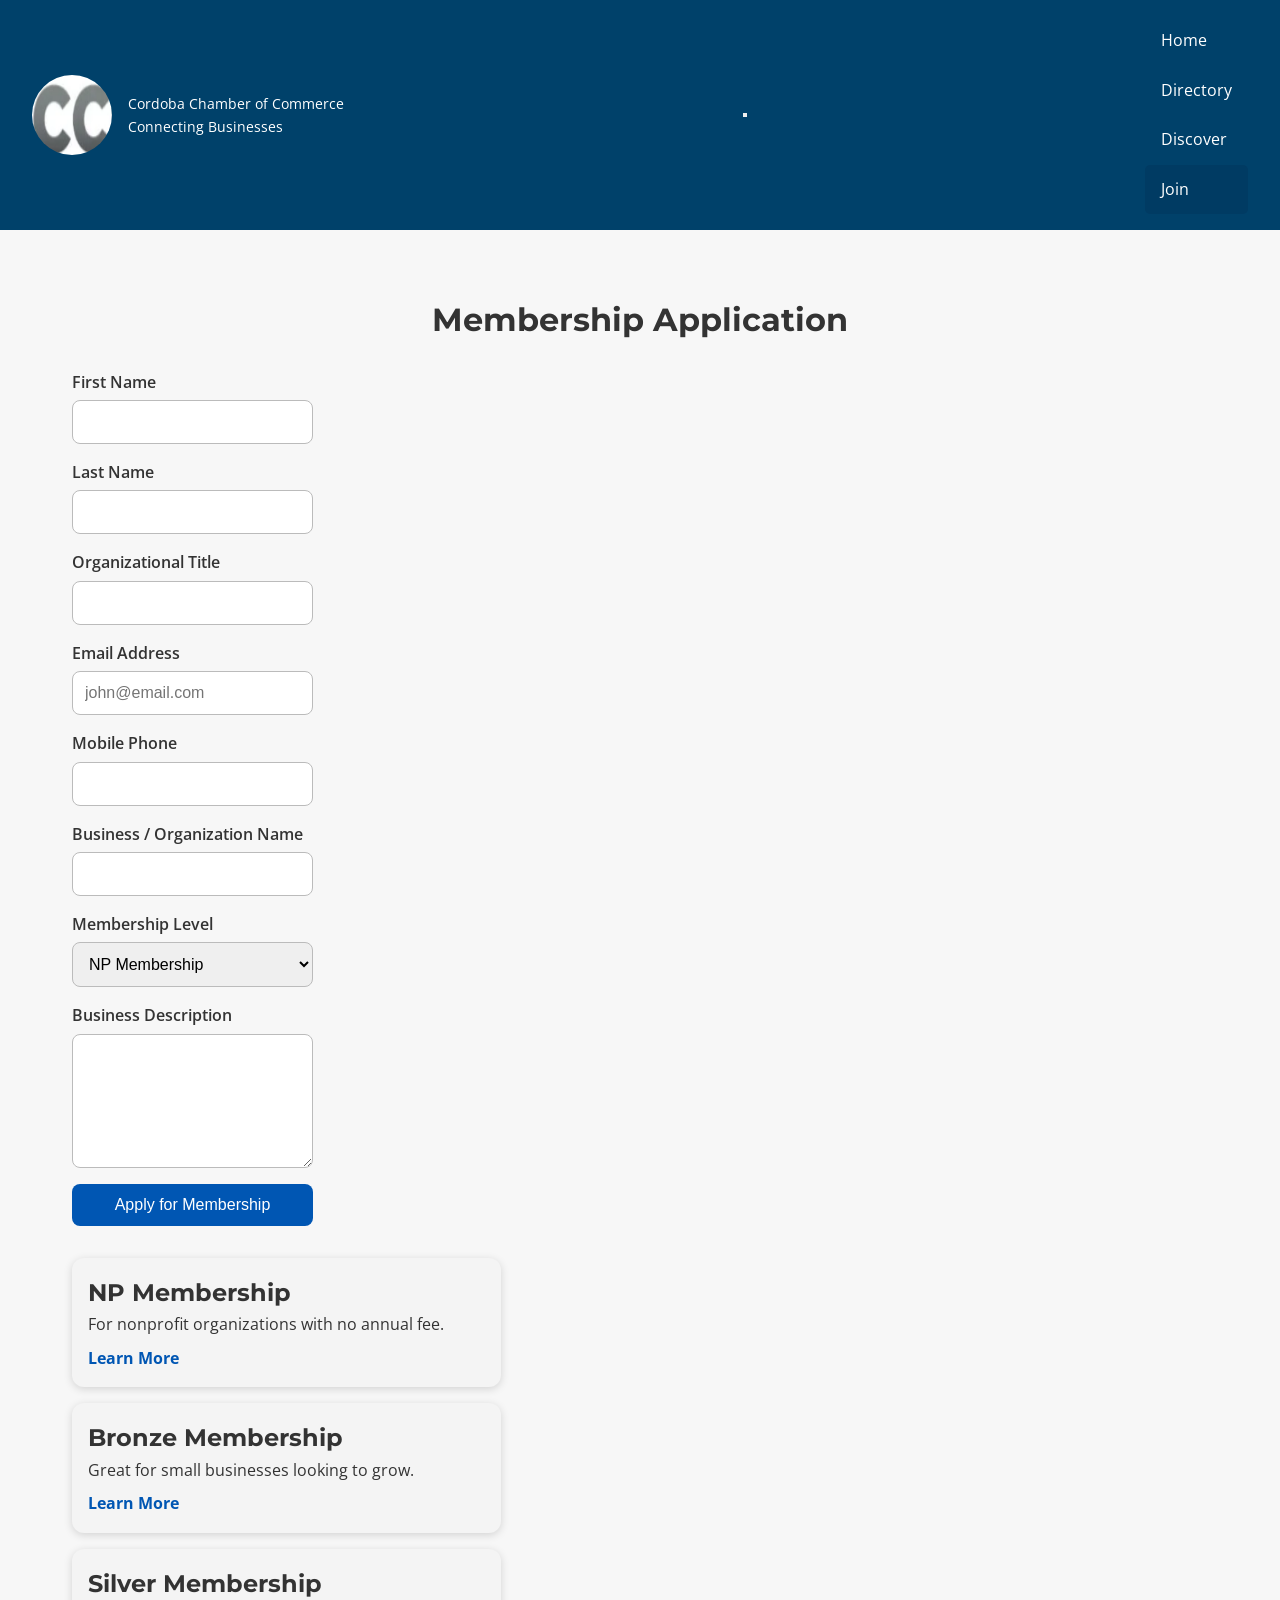
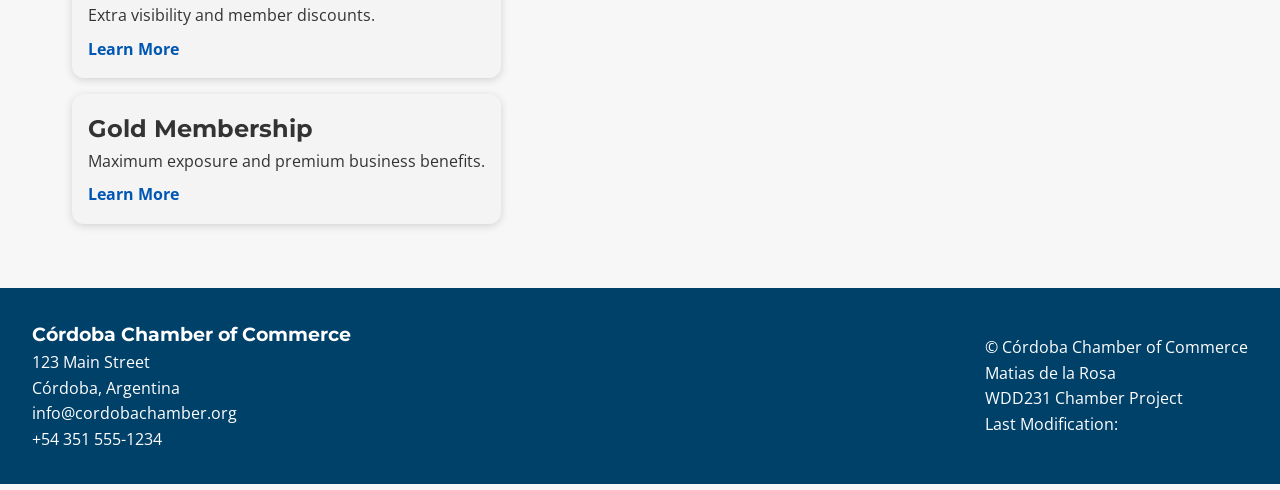
<file: chamber/join.html>
<!DOCTYPE html>

<html lang="en">

<head>

    
    <meta charset="UTF-8">

    <meta name="viewport" content="width=device-width, initial-scale=1.0">

    <title>Join the Córdoba Chamber of Commerce</title>

    <meta name="description"
          content="Join the Córdoba Chamber of Commerce to connect with local businesses, expand your network, and enjoy exclusive member benefits.">

    <meta name="author"
          content="Matias de la Rosa">

    <!-- Open Graph -->
    <meta property="og:title"
          content="Join the Córdoba Chamber of Commerce Today">

    <meta property="og:description"
          content="Become a member of the Córdoba Chamber of Commerce and discover networking, promotion, and growth opportunities for your business.">

    <meta property="og:image"
          content="https://matidlr.github.io/wdd231/chamber/images/cord.webp">

    <meta property="og:url"
          content="https://matidlr.github.io/wdd231/chamber/join.html">

    <meta property="og:type"
          content="website">



    <link rel="icon" href="favicon.ico">



    <!-- Google Fonts -->

    <link rel="preconnect" href="https://fonts.googleapis.com">

    <link rel="preconnect" href="https://fonts.gstatic.com" crossorigin>



    <link

        href="https://fonts.googleapis.com/css2?family=Montserrat:wght@600;700&family=Open+Sans:wght@400;600&display=swap"

        rel="stylesheet">

    <link rel="stylesheet" href="styles/normalize.css">
    <link rel="stylesheet" href="styles/small.css">
    <link rel="stylesheet" href="styles/larger.css">
    <link rel="stylesheet" href="styles/join.css">

    <script src="scripts/navigation.js" defer></script>
    <script src="scripts/join.js" defer></script>
</head>

<body>

<header>

    <div class="logo">
        <img src="images/cord.webp" alt="Córdoba Chamber of Commerce Logo" width="80" height="80">
        <div>
            <p class="site-name">Cordoba Chamber of Commerce</p>
            <p>Connecting Businesses</p>
        </div>
    </div>

    <button id="menu" aria-label="Open Navigation"></button>

    <nav class="navigation">
        <a href="index.html">Home</a>
        <a href="directory.html">Directory</a>
        <a href="discover.html">Discover</a>
        <a href="join.html" class="active">Join</a>
    </nav>

</header>

<main class="join-page">

    <h1>Membership Application</h1>

    <div class="join-container">

        <!-- FORM -->

        <section class="application">

            <form method="get" action="thankyou.html">

                <label>
                    First Name
                    <input
                        type="text"
                        id="firstname"
                        name="firstname"
                        required
                        autocomplete="given-name"
                        title="Enter your first name">
                </label>

                <label>
                    Last Name
                    <input
                        type="text"
                        id="lastname"
                        name="lastname"
                        required
                        autocomplete="family-name"
                        title="Enter your last name">
                </label>

                <label>
                    Organizational Title
                    <input
                        type="text"
                        id="orgtitle"
                        name="orgtitle"
                        autocomplete="organization-title"
                        title="Only letters, hyphens and spaces. Minimum seven characters."
                        pattern="[A-Za-z\- ]{7,}">
                </label>

                <label>
                    Email Address
                    <input
                        type="email"
                        id="email"
                        name="email"
                        required
                        autocomplete="email"
                        placeholder="john@email.com"
                        title="Enter your email address">
                </label>

                <label>
                    Mobile Phone
                    <input
                        type="tel"
                        id="phone"
                        name="phone"
                        required
                        autocomplete="tel"
                        title="Enter your mobile phone number">
                </label>

                <label>
                    Business / Organization Name
                    <input
                        type="text"
                        id="business"
                        name="business"
                        required
                        autocomplete="organization"
                        title="Enter your business name">
                </label>

                <label>
                    Membership Level
                    <select
                        id="membership"
                        name="membership">

                        <option value="np">NP Membership</option>
                        <option value="bronze">Bronze Membership</option>
                        <option value="silver">Silver Membership</option>
                        <option value="gold">Gold Membership</option>

                    </select>
                </label>

                <label>
                    Business Description
                    <textarea
                        id="description"
                        name="description"
                        rows="6"
                        title="Describe your business"></textarea>
                </label>

                <input
                    type="hidden"
                    id="timestamp"
                    name="timestamp">

                <input
                    type="submit"
                    value="Apply for Membership"
                    class="submit-btn">

            </form>

        </section>

        <!-- MEMBERSHIP CARDS -->

        <aside class="membership-levels">

            <article class="membership-card">

                <h2>NP Membership</h2>

                <p>For nonprofit organizations with no annual fee.</p>

                <a href="#" id="npLink">Learn More</a>

            </article>

            <article class="membership-card">

                <h2>Bronze Membership</h2>

                <p>Great for small businesses looking to grow.</p>

                <a href="#" id="bronzeLink">Learn More</a>

            </article>

            <article class="membership-card">

                <h2>Silver Membership</h2>

                <p>Extra visibility and member discounts.</p>

                <a href="#" id="silverLink">Learn More</a>

            </article>

            <article class="membership-card">

                <h2>Gold Membership</h2>

                <p>Maximum exposure and premium business benefits.</p>

                <a href="#" id="goldLink">Learn More</a>

            </article>

        </aside>

    </div>

</main>

<!-- NP -->

<dialog id="npModal">

    <h2>NP Membership</h2>

    <p>
        Designed for nonprofit organizations with no membership fee.
    </p>

    <ul>
        <li>Free membership</li>
        <li>Business directory listing</li>
        <li>Networking events</li>
        <li>Community involvement opportunities</li>
    </ul>

    <button id="closeNP">Close</button>

</dialog>

<!-- BRONZE -->

<dialog id="bronzeModal">

    <h2>Bronze Membership</h2>

    <p>
        A great option for growing businesses.
    </p>

    <ul>
        <li>Everything included in NP Membership</li>
        <li>Business workshops</li>
        <li>Monthly newsletter</li>
        <li>Discounted event registration</li>
    </ul>

    <button id="closeBronze">Close</button>

</dialog>

<!-- SILVER -->

<dialog id="silverModal">

    <h2>Silver Membership</h2>

    <p>
        More opportunities to promote your business.
    </p>

    <ul>
        <li>Everything in Bronze</li>
        <li>Advertising opportunities</li>
        <li>Social media promotion</li>
        <li>Special event discounts</li>
        <li>Business networking sessions</li>
    </ul>

    <button id="closeSilver">Close</button>

</dialog>

<!-- GOLD  -->

<dialog id="goldModal">

    <h2>Gold Membership</h2>

    <p>
        Our highest membership level with premium benefits.
    </p>

    <ul>
        <li>Everything included in Silver</li>
        <li>Homepage Spotlight advertising</li>
        <li>VIP networking events</li>
        <li>Premium advertising placement</li>
        <li>Priority sponsorship opportunities</li>
        <li>Featured business promotions</li>
    </ul>

    <button id="closeGold">Close</button>

</dialog>

<footer>

    <section>

        <h3>Córdoba Chamber of Commerce</h3>

        <p>123 Main Street</p>
        <p>Córdoba, Argentina</p>
        <p>info@cordobachamber.org</p>
        <p>+54 351 555-1234</p>

    </section>

    <section>

        <p>&copy; <span id="currentyear"></span> Córdoba Chamber of Commerce</p>
        <p>Matias de la Rosa</p>
        <p>WDD231 Chamber Project</p>
        <p>Last Modification: <span id="lastModified"></span></p>

    </section>

</footer>

</body>
</html>
</file>
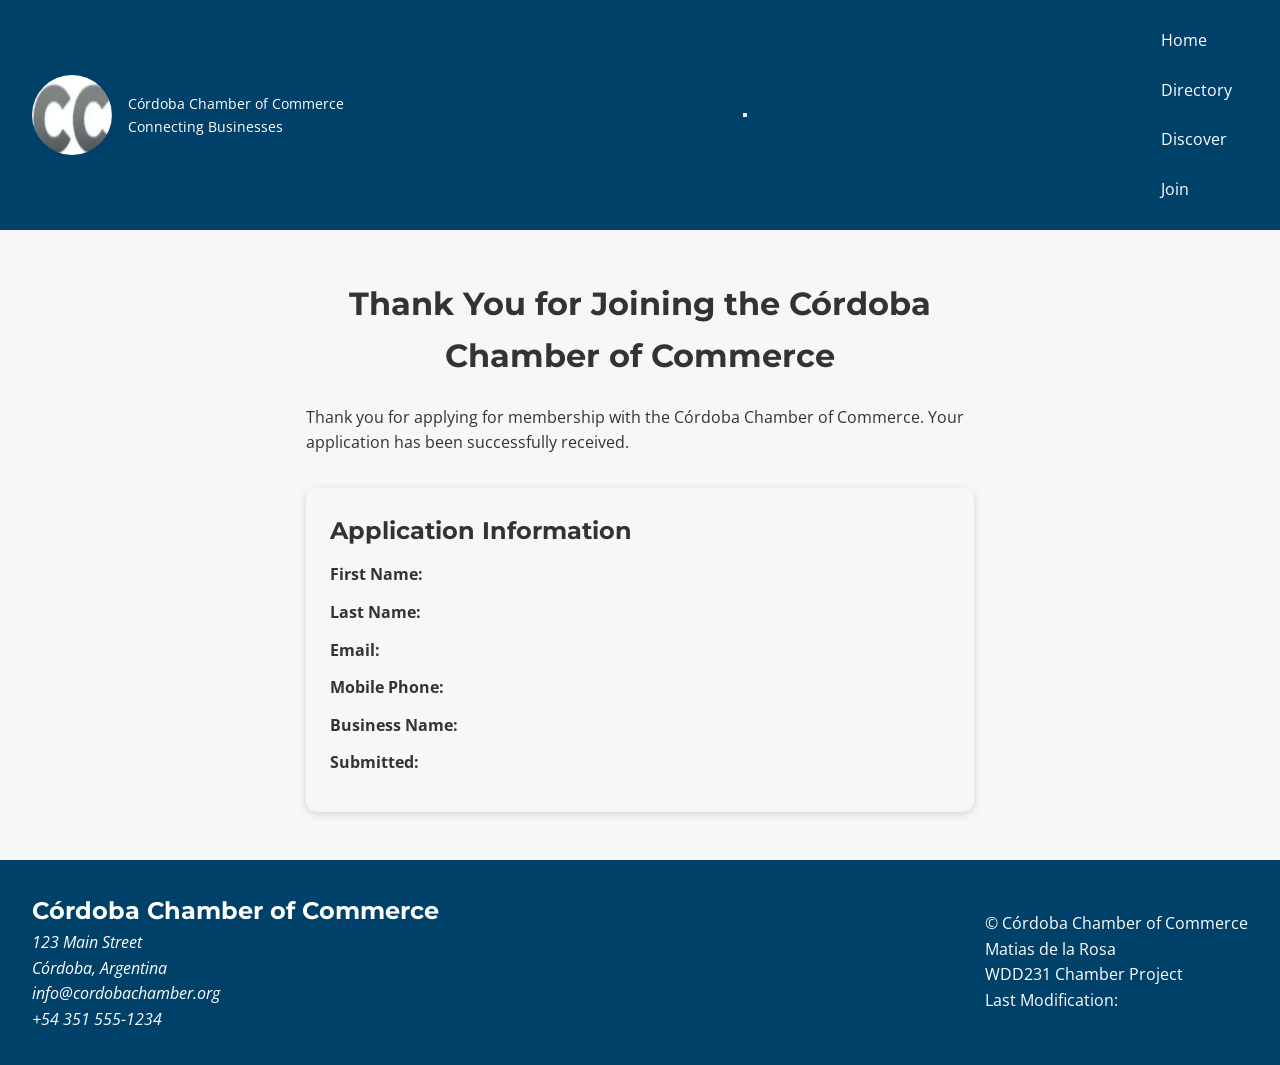
<file: chamber/thankyou.html>
<!DOCTYPE html>
<html lang="en">

<head>

    <meta charset="UTF-8">

    <meta
        name="viewport"
        content="width=device-width, initial-scale=1.0">

    <title>Thank You | Córdoba Chamber of Commerce</title>

    <meta
        name="description"
        content="Thank you for submitting your membership application to the Córdoba Chamber of Commerce. Review your application details and connect with our business community.">

    <meta
        name="author"
        content="Matias de la Rosa">


    <!-- Open Graph -->

    <meta
        property="og:title"
        content="Thank You | Córdoba Chamber of Commerce">

    <meta
        property="og:description"
        content="Thank you for submitting your membership application to the Córdoba Chamber of Commerce. Review your application details and connect with our business community.">

    <meta
        property="og:image"
        content="https://matidlr.github.io/wdd231/chamber/images/cord.webp">

    <meta
        property="og:url"
        content="https://matidlr.github.io/wdd231/chamber/thankyou.html">

    <meta
        property="og:type"
        content="website">


    <link rel="icon" href="favicon.ico">


    <!-- Google Fonts -->

    <link rel="preconnect" href="https://fonts.googleapis.com">

    <link rel="preconnect" href="https://fonts.gstatic.com" crossorigin>

    <link
        href="https://fonts.googleapis.com/css2?family=Montserrat:wght@600;700&family=Open+Sans:wght@400;600&display=swap"
        rel="stylesheet">


    <!-- CSS -->

    <link rel="stylesheet" href="styles/normalize.css">
    <link rel="stylesheet" href="styles/small.css">
    <link rel="stylesheet" href="styles/larger.css">


    <!-- JavaScript -->

    <script src="scripts/navigation.js" defer></script>
    <script src="scripts/thankyou.js" defer></script>

</head>


<body>

<header>

    <div class="logo">

        <img
            src="images/cord.webp"
            alt="Córdoba Chamber of Commerce logo"
            width="80"
            height="80">

        <div>

            <p class="site-name">
                Córdoba Chamber of Commerce
            </p>

            <p>
                Connecting Businesses
            </p>

        </div>

    </div>


    <button
        id="menu"
        aria-label="Open navigation menu">
    </button>


    <nav
        class="navigation"
        aria-label="Main Navigation">

        <a href="index.html">
            Home
        </a>

        <a href="directory.html">
            Directory
        </a>

        <a href="discover.html">
            Discover
        </a>

        <a href="join.html">
            Join
        </a>

    </nav>


</header>


<main class="thankyou-page">


    <h1>
        Thank You for Joining the Córdoba Chamber of Commerce
    </h1>


    <p>
        Thank you for applying for membership with the Córdoba Chamber of Commerce.
        Your application has been successfully received.
    </p>


    <section class="application-summary">

        <h2>
            Application Information
        </h2>


        <p>
            <strong>First Name:</strong>
            <span id="firstname"></span>
        </p>


        <p>
            <strong>Last Name:</strong>
            <span id="lastname"></span>
        </p>


        <p>
            <strong>Email:</strong>
            <span id="email"></span>
        </p>


        <p>
            <strong>Mobile Phone:</strong>
            <span id="phone"></span>
        </p>


        <p>
            <strong>Business Name:</strong>
            <span id="business"></span>
        </p>


        <p>
            <strong>Submitted:</strong>
            <span id="timestamp"></span>
        </p>


    </section>


</main>



<footer>


    <section>

        <h2>
            Córdoba Chamber of Commerce
        </h2>

        <address>

            123 Main Street<br>
            Córdoba, Argentina<br>

            <a href="mailto:info@cordobachamber.org">
                info@cordobachamber.org
            </a>
            <br>

            <a href="tel:+543515551234">
                +54 351 555-1234
            </a>

        </address>

    </section>


    <section>

        <p>
            &copy;
            <span id="currentyear"></span>
            Córdoba Chamber of Commerce
        </p>

        <p>
            Matias de la Rosa
        </p>

        <p>
            WDD231 Chamber Project
        </p>

        <p>
            Last Modification:
            <span id="lastModified"></span>
        </p>

    </section>


</footer>


</body>

</html>
</file>
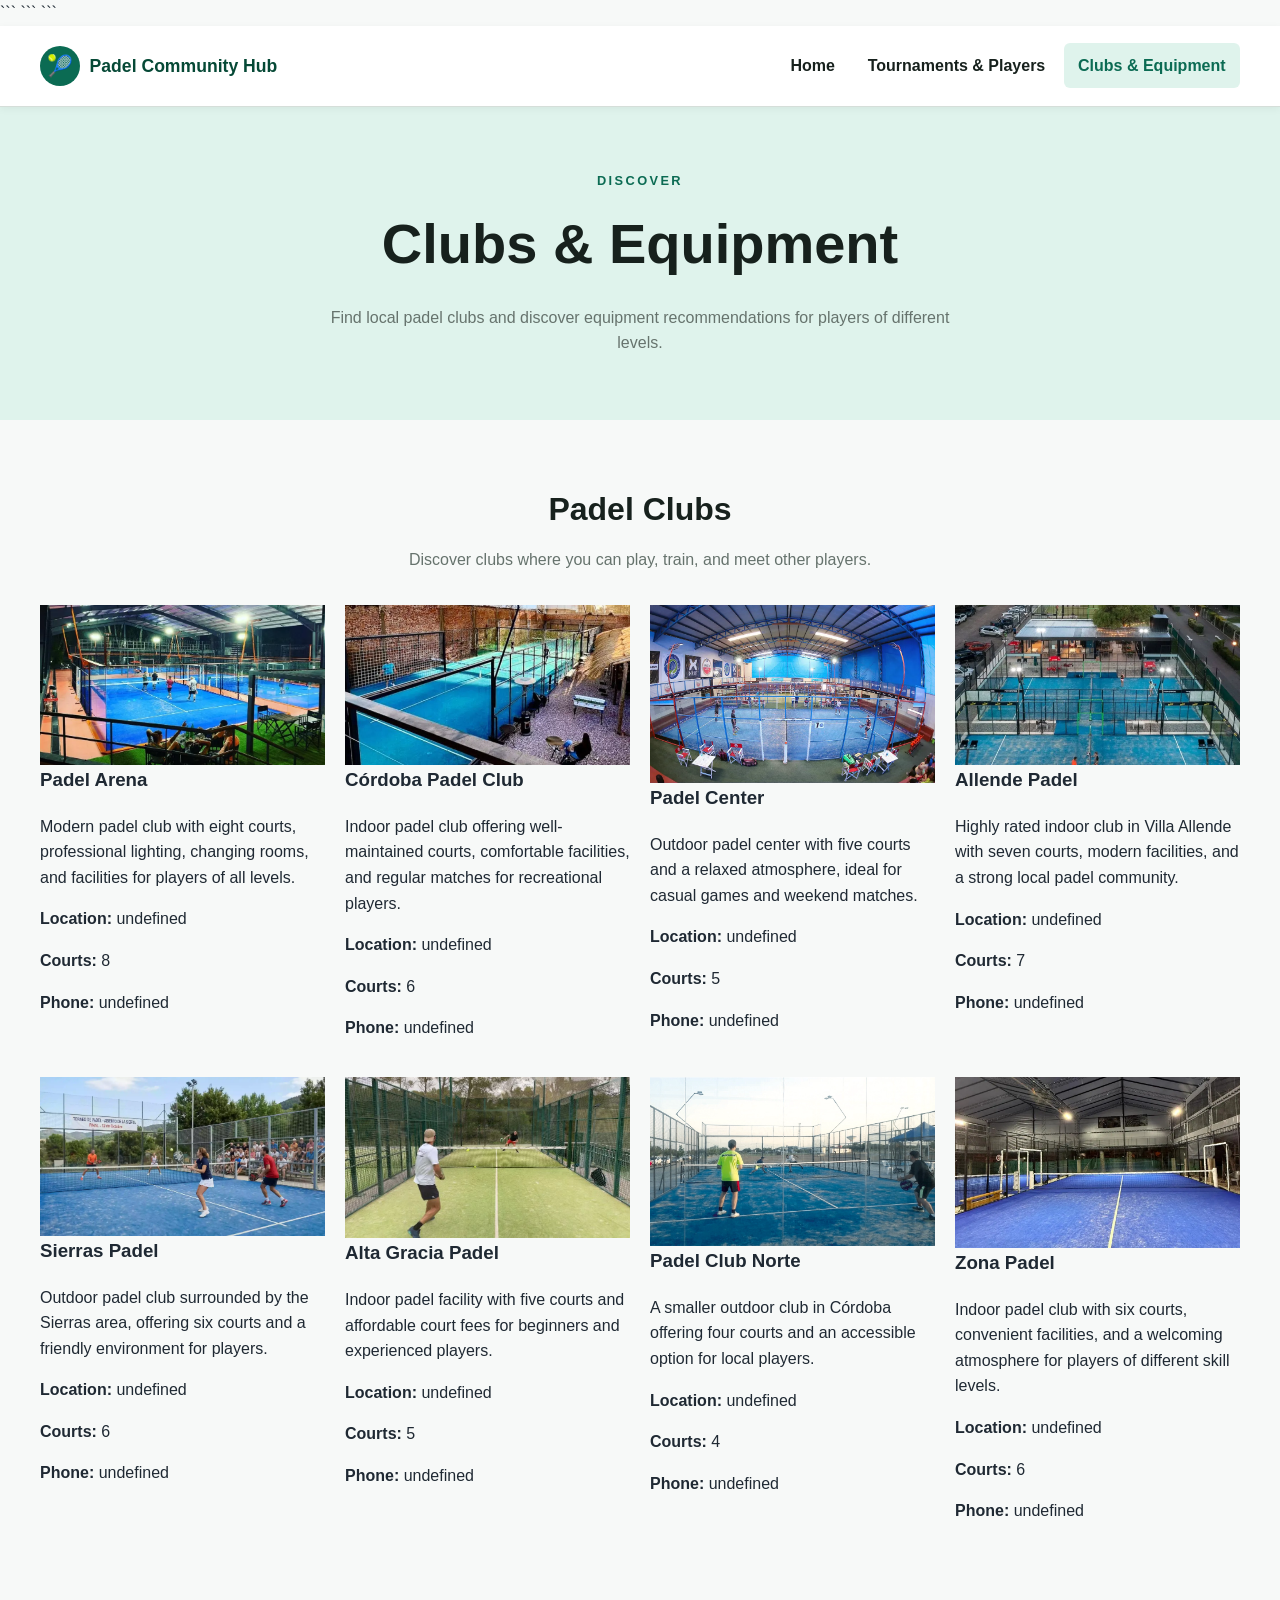
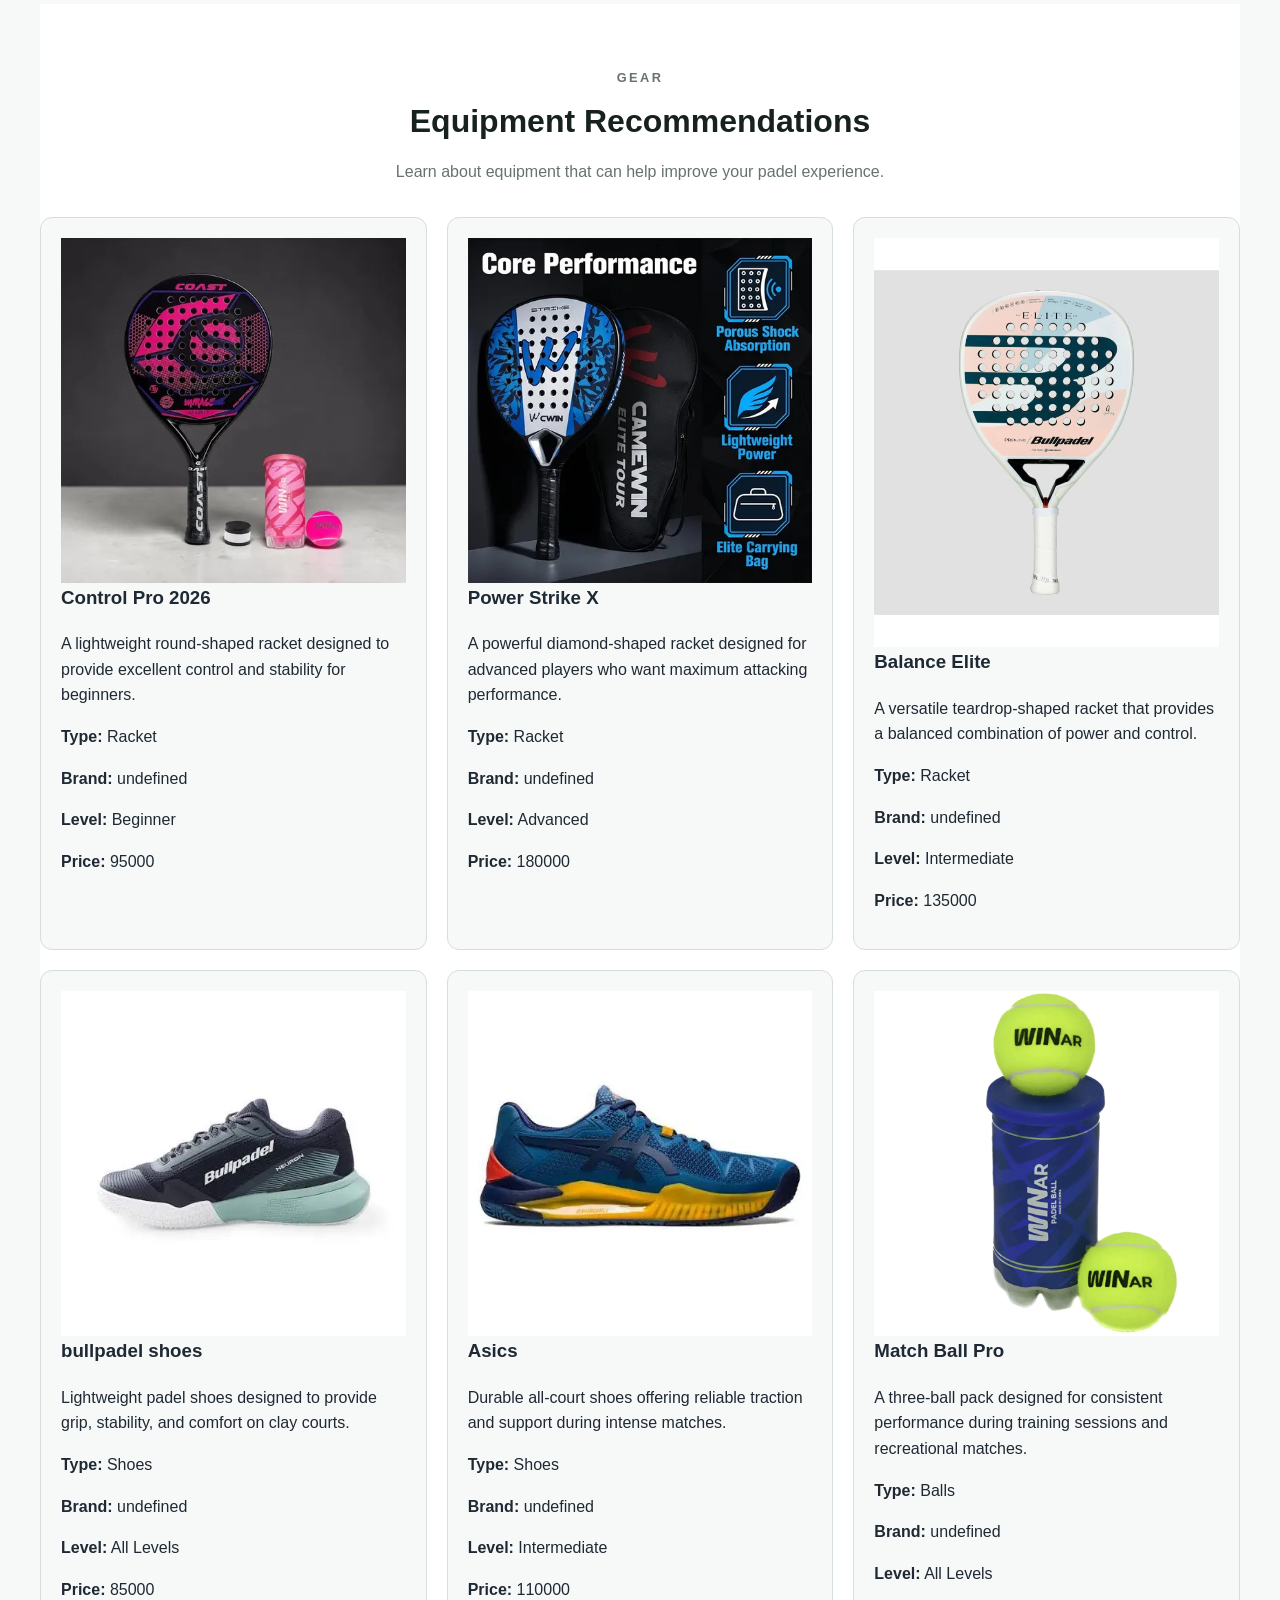
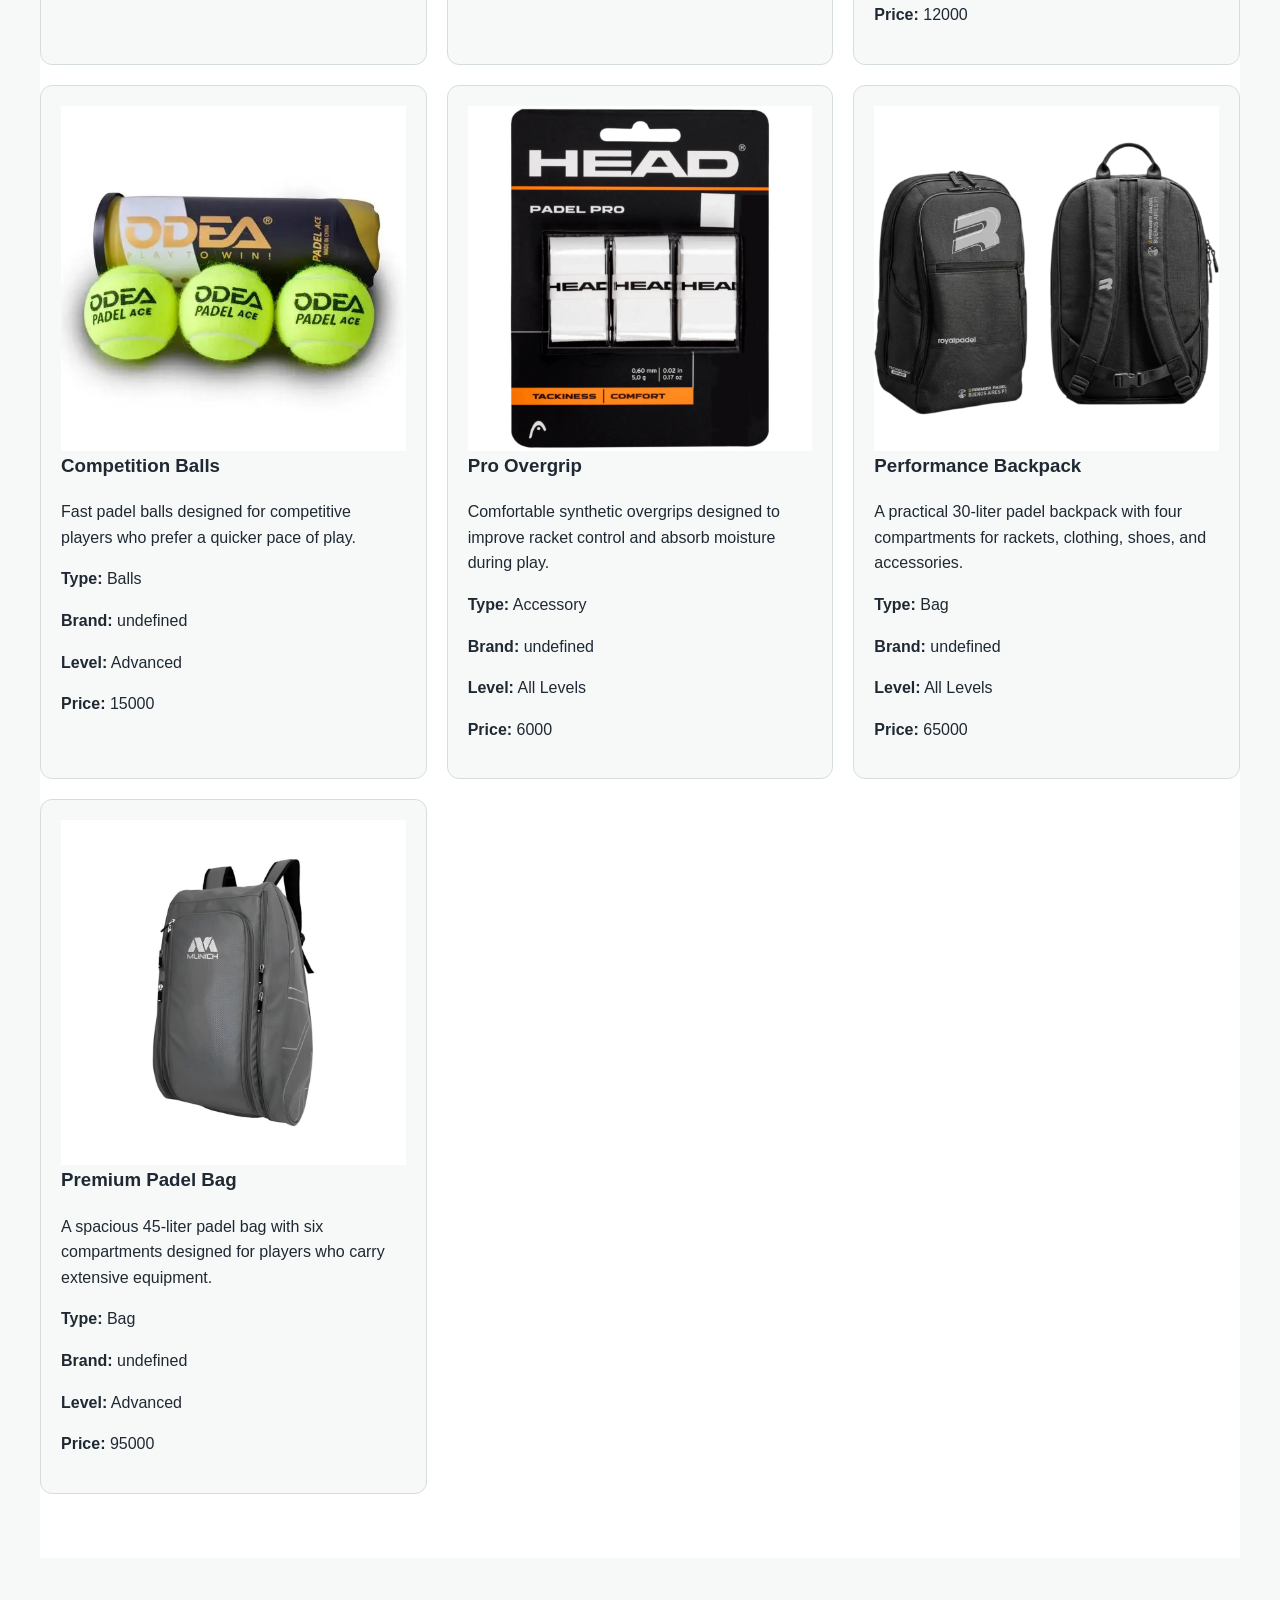
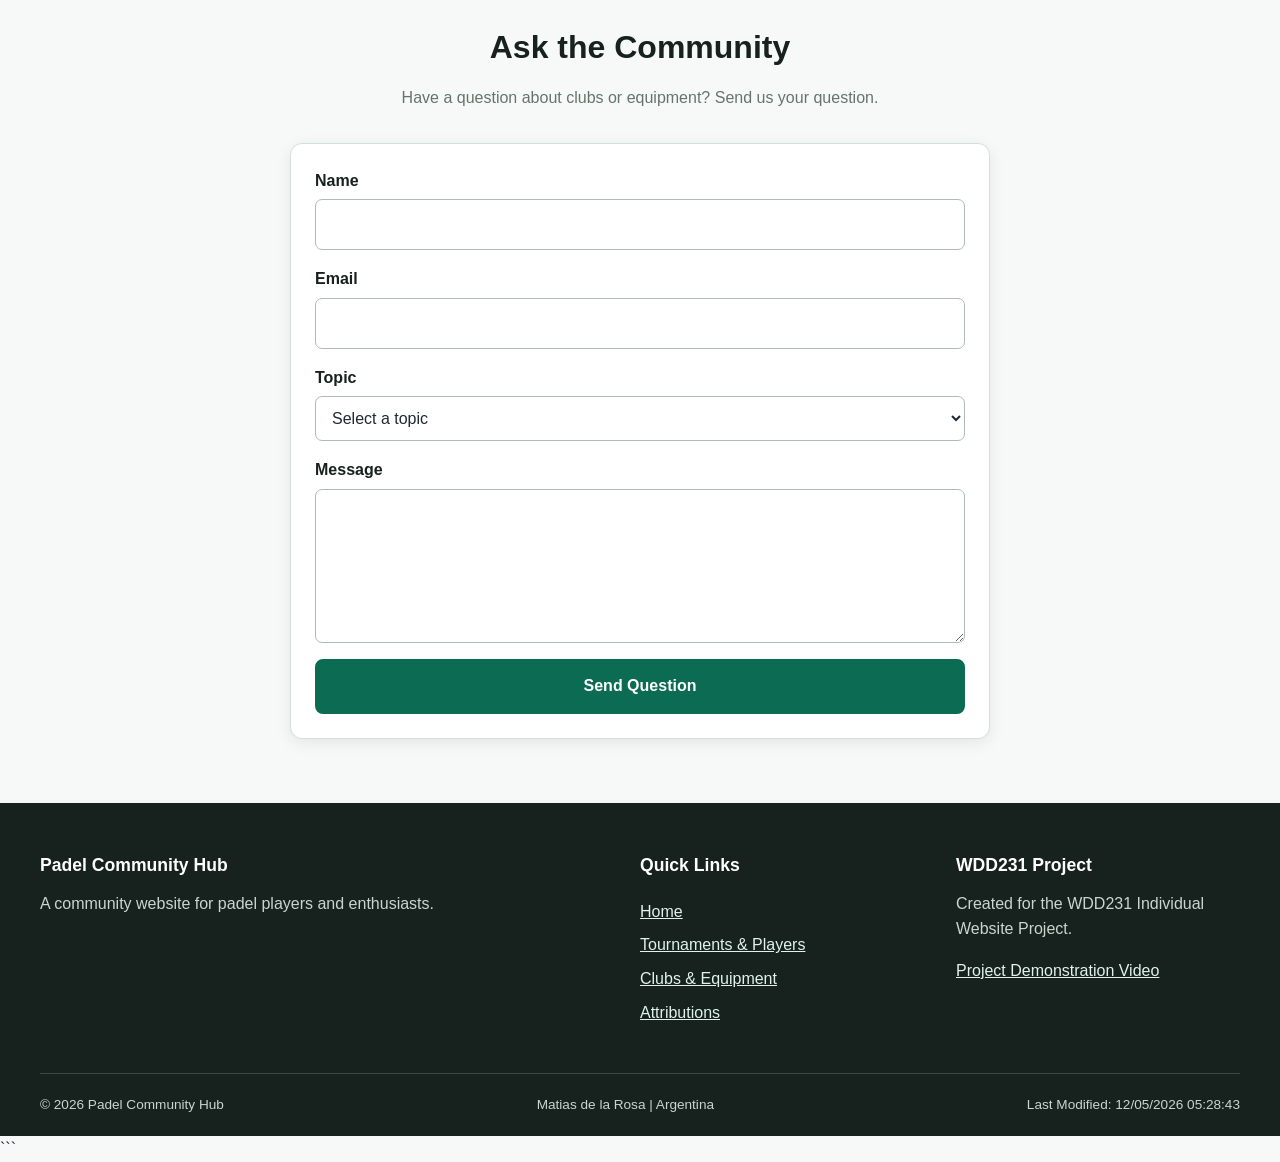
<file: final/clubs.html>
<!DOCTYPE html>

<html lang="en">

<head>

```
<meta charset="UTF-8">

<meta
    name="viewport"
    content="width=device-width, initial-scale=1.0"
>

<title>Padel Clubs &amp; Equipment | Padel Community Hub</title>

<meta
    name="description"
    content="Discover local padel clubs and explore equipment recommendations including rackets, shoes, balls, and accessories."
>

<meta
    name="author"
    content="Matias de la Rosa"
>

<!-- Open Graph metadata -->

<meta
    property="og:title"
    content="Padel Clubs &amp; Equipment | Padel Community Hub"
>

<meta
    property="og:description"
    content="Find padel clubs and discover recommended rackets, shoes, balls, and accessories."
>

<meta
    property="og:type"
    content="website"
>

<meta
    property="og:image"
    content="https://matidlr.github.io/wdd231/final/images/padel-club.webp"
>

<meta
    property="og:url"
    content="https://matidlr.github.io/wdd231/final/clubs.html"
>

<!-- Favicon -->

<link
    rel="icon"
    href="images/padel.avif"
    type="image/avif"
>

<!-- CSS -->

<link
    rel="stylesheet"
    href="styles/base.css"
>

<!-- JavaScript -->

<script
    type="module"
    src="scripts/clubs.js"
></script>
```

</head>

<body>

```
<header class="site-header">

    <div class="header-container">

        <a
            class="logo"
            href="index.html"
            aria-label="Padel Community Hub home"
        >

            <span
                class="logo-icon"
                aria-hidden="true"
            >
                🎾
            </span>

            <span>
                Padel Community Hub
            </span>

        </a>


        <button
            id="menu-button"
            class="menu-button"
            type="button"
            aria-label="Open navigation menu"
            aria-expanded="false"
            aria-controls="primary-navigation"
        >
            ☰
        </button>


        <nav
            id="primary-navigation"
            class="navigation"
            aria-label="Main navigation"
        >

            <ul>

                <li>
                    <a href="index.html">
                        Home
                    </a>
                </li>

                <li>
                    <a href="tournaments.html">
                        Tournaments &amp; Players
                    </a>
                </li>

                <li>
                    <a
                        class="active"
                        href="clubs.html"
                        aria-current="page"
                    >
                        Clubs &amp; Equipment
                    </a>
                </li>

            </ul>

        </nav>

    </div>

</header>


<main>

    <!-- Page header -->

    <section class="page-header">

        <div>

            <p class="section-label">
                DISCOVER
            </p>

            <h1>
                Clubs &amp; Equipment
            </h1>

            <p>
                Find local padel clubs and discover equipment
                recommendations for players of different levels.
            </p>

        </div>

    </section>


    <!-- Clubs -->

    <section class="clubs-section">

        <div class="section-heading">

            <h2>
                Padel Clubs
            </h2>

            <p>
                Discover clubs where you can play, train,
                and meet other players.
            </p>

        </div>


        <div
            id="club-list"
            class="card-grid"
            aria-live="polite"
        >

            <p>
                Loading clubs...
            </p>

        </div>

    </section>


    <!-- Equipment -->

    <section class="equipment-section">

        <div class="section-heading">

            <p class="section-label">
                GEAR
            </p>

            <h2>
                Equipment Recommendations
            </h2>

            <p>
                Learn about equipment that can help improve
                your padel experience.
            </p>

        </div>


        <div
            id="equipment-list"
            class="equipment-grid"
            aria-live="polite"
        >

            <p>
                Loading equipment...
            </p>

        </div>

    </section>


    <!-- Community form -->

    <section class="contact-section">

        <div class="section-heading">

            <h2>
                Ask the Community
            </h2>

            <p>
                Have a question about clubs or equipment?
                Send us your question.
            </p>

        </div>


        <form
            action="form-action.html"
            method="get"
            class="contact-form"
        >

            <div class="form-group">

                <label for="name">
                    Name
                </label>

                <input
                    type="text"
                    id="name"
                    name="name"
                    required
                    autocomplete="name"
                >

            </div>


            <div class="form-group">

                <label for="email">
                    Email
                </label>

                <input
                    type="email"
                    id="email"
                    name="email"
                    required
                    autocomplete="email"
                >

            </div>


            <div class="form-group">

                <label for="topic">
                    Topic
                </label>

                <select
                    id="topic"
                    name="topic"
                    required
                >

                    <option
                        value=""
                        selected
                        disabled
                    >
                        Select a topic
                    </option>

                    <option value="club">
                        Padel Clubs
                    </option>

                    <option value="racket">
                        Rackets
                    </option>

                    <option value="shoes">
                        Shoes
                    </option>

                    <option value="other">
                        Other Equipment
                    </option>

                </select>

            </div>


            <div class="form-group">

                <label for="message">
                    Message
                </label>

                <textarea
                    id="message"
                    name="message"
                    rows="5"
                    required
                ></textarea>

            </div>


            <button
                class="button"
                type="submit"
            >
                Send Question
            </button>

        </form>

    </section>

</main>


<footer class="site-footer">

    <div class="footer-container">

        <div class="footer-about">

            <h2>
                Padel Community Hub
            </h2>

            <p>
                A community website for padel players and enthusiasts.
            </p>

        </div>


        <div class="footer-links">

            <h2>
                Quick Links
            </h2>

            <a href="index.html">
                Home
            </a>

            <a href="tournaments.html">
                Tournaments &amp; Players
            </a>

            <a href="clubs.html">
                Clubs &amp; Equipment
            </a>

            <a href="attributions.html">
                Attributions
            </a>

        </div>


        <div class="footer-project">

            <h2>
                WDD231 Project
            </h2>

            <p>
                Created for the WDD231 Individual Website Project.
            </p>

            <a
                href="https://www.youtube.com/watch?v=tp2obr_qNY8"
                target="_blank"
                rel="noopener noreferrer"
            >
                Project Demonstration Video
            </a>

        </div>

    </div>


    <div class="footer-bottom">

        <p>
            &copy;
            <span id="current-year"></span>
            Padel Community Hub
        </p>

        <p>
            Matias de la Rosa | Argentina
        </p>

        <p id="last-modified">
            Last Modified:
        </p>

    </div>

</footer>
```

</body>

</html>
</file>
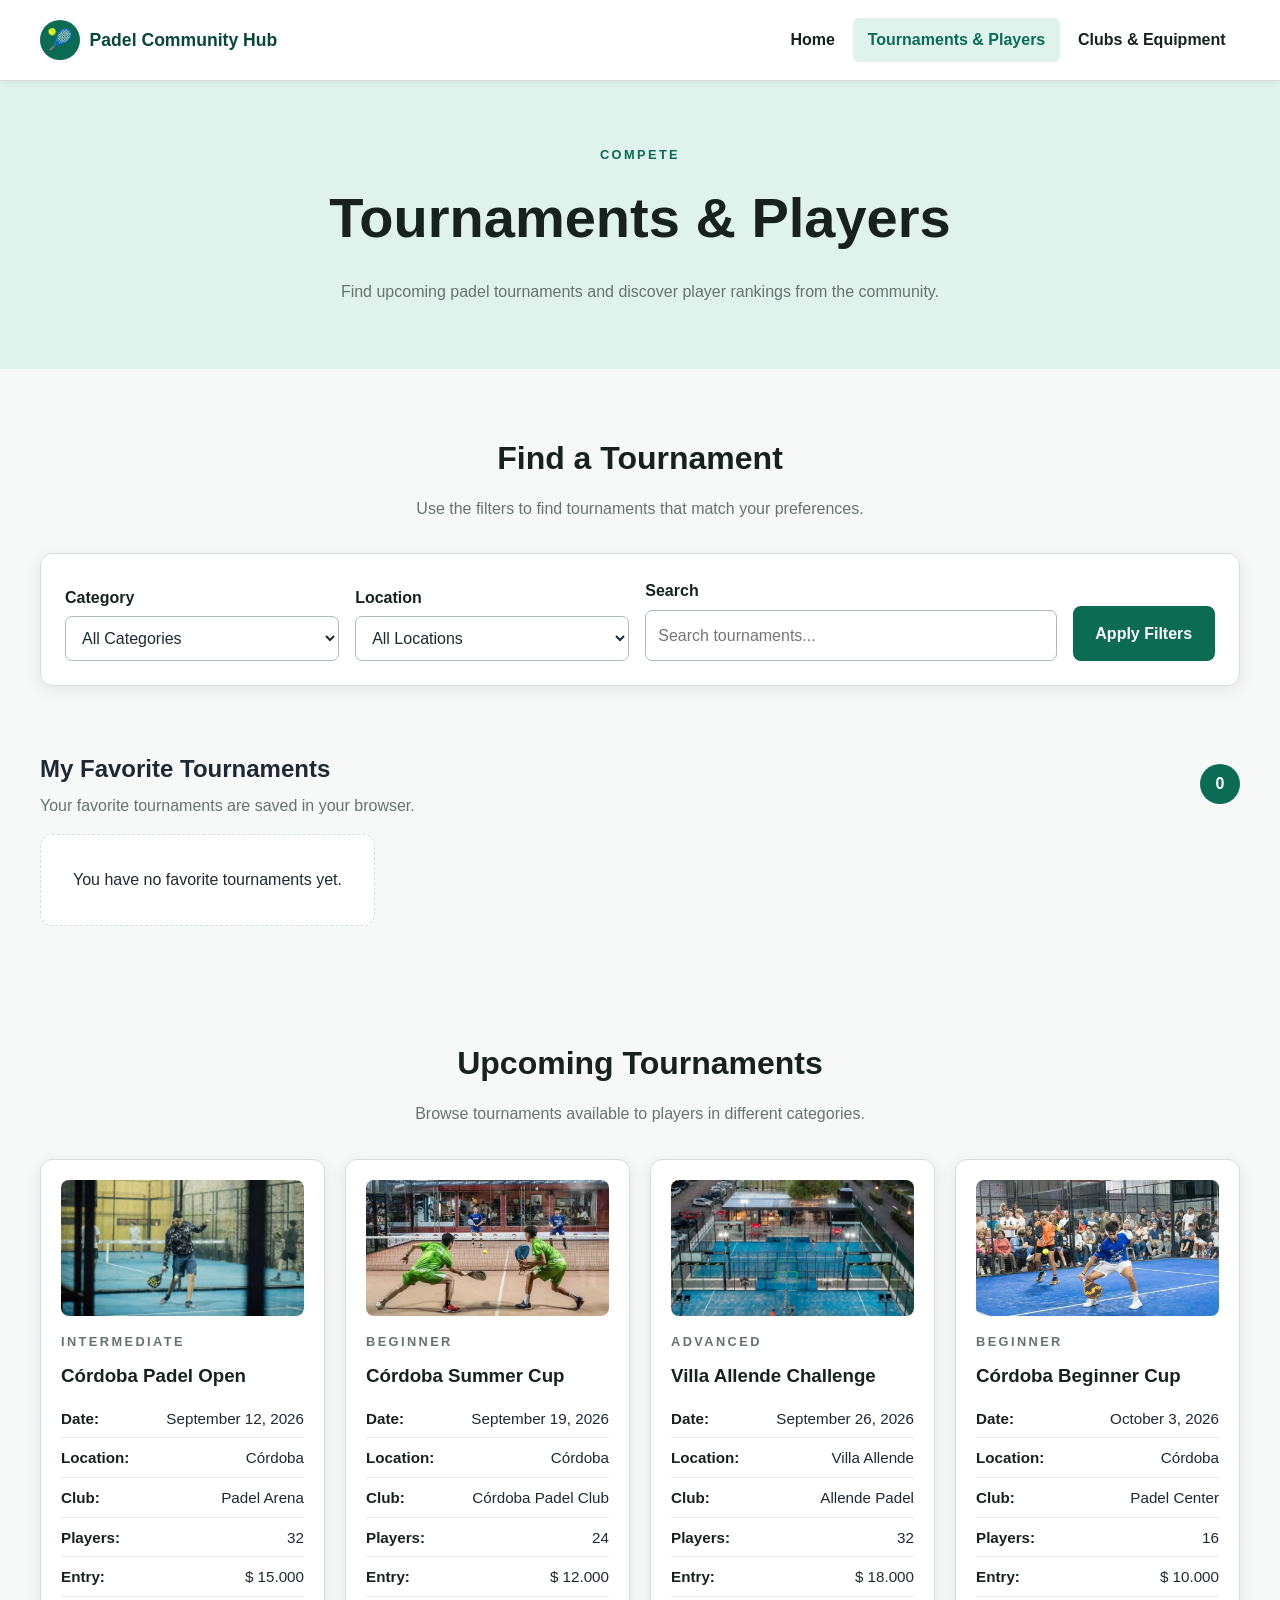
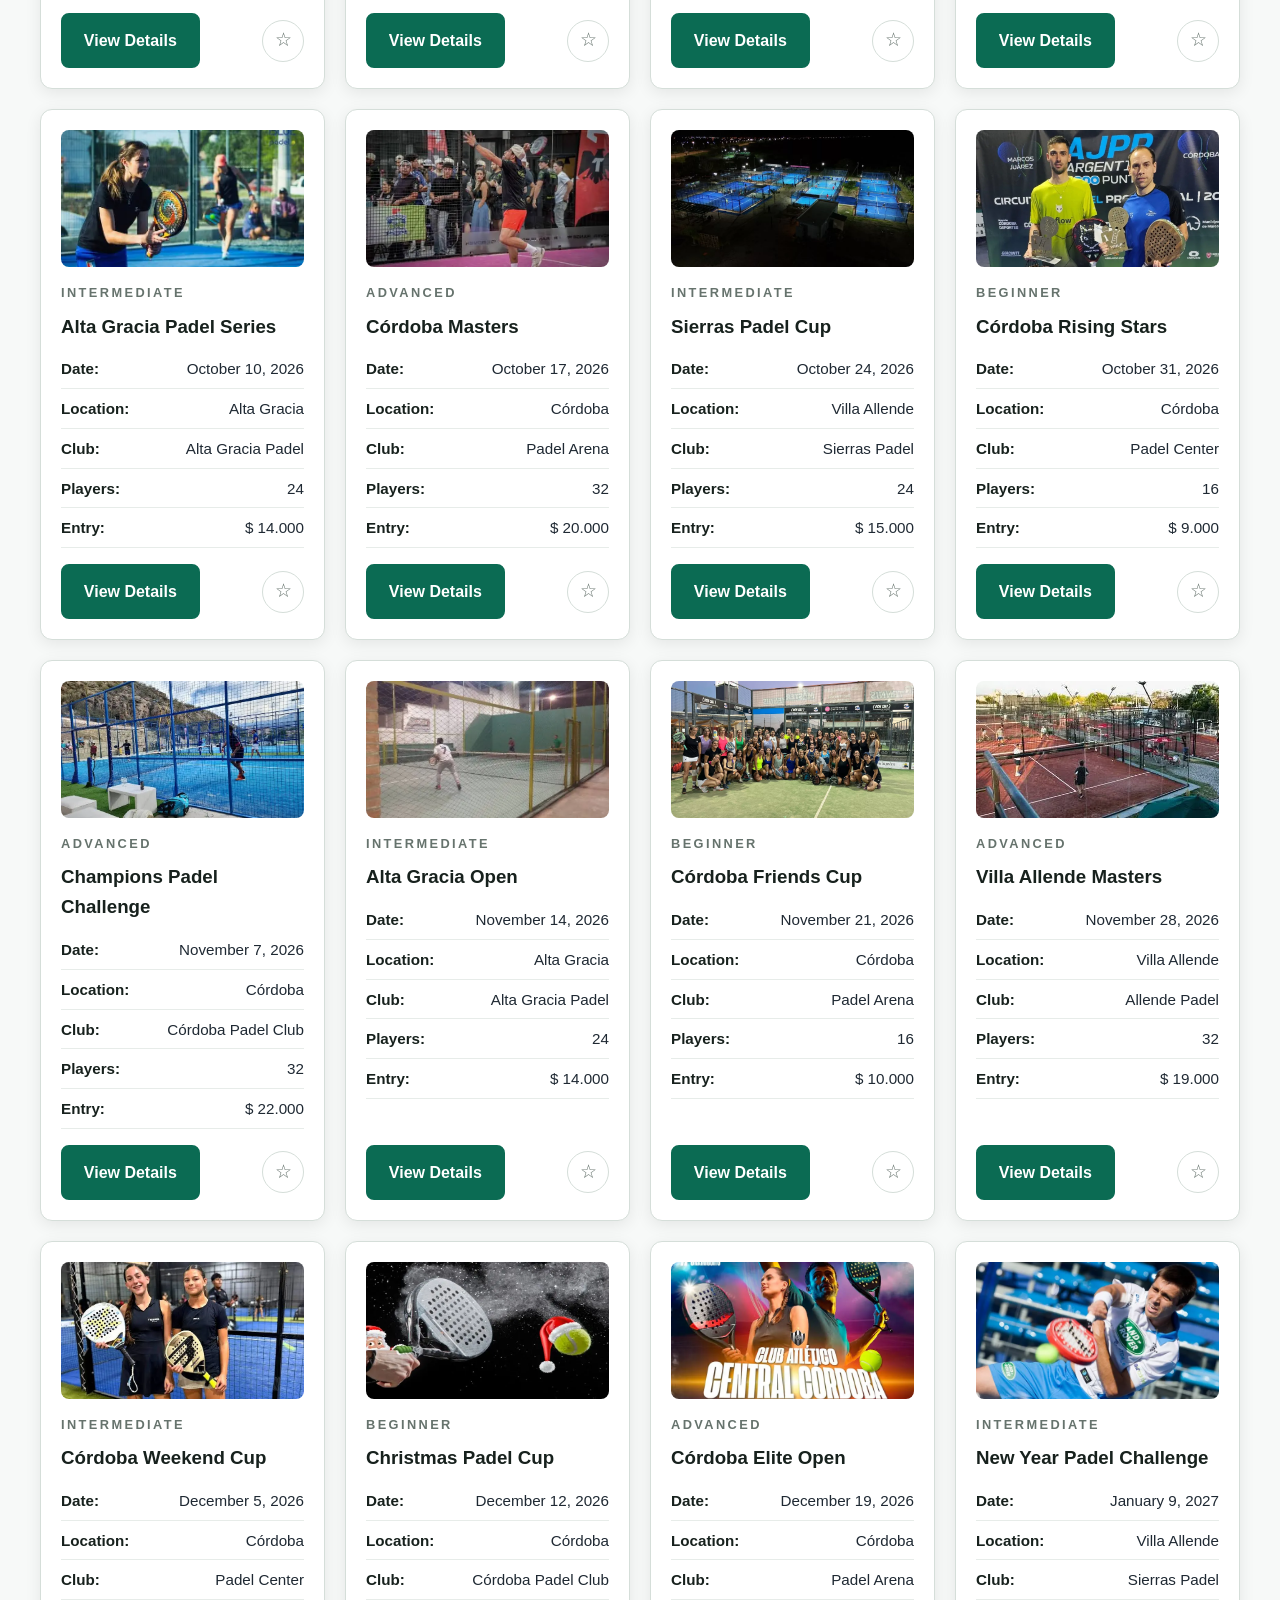
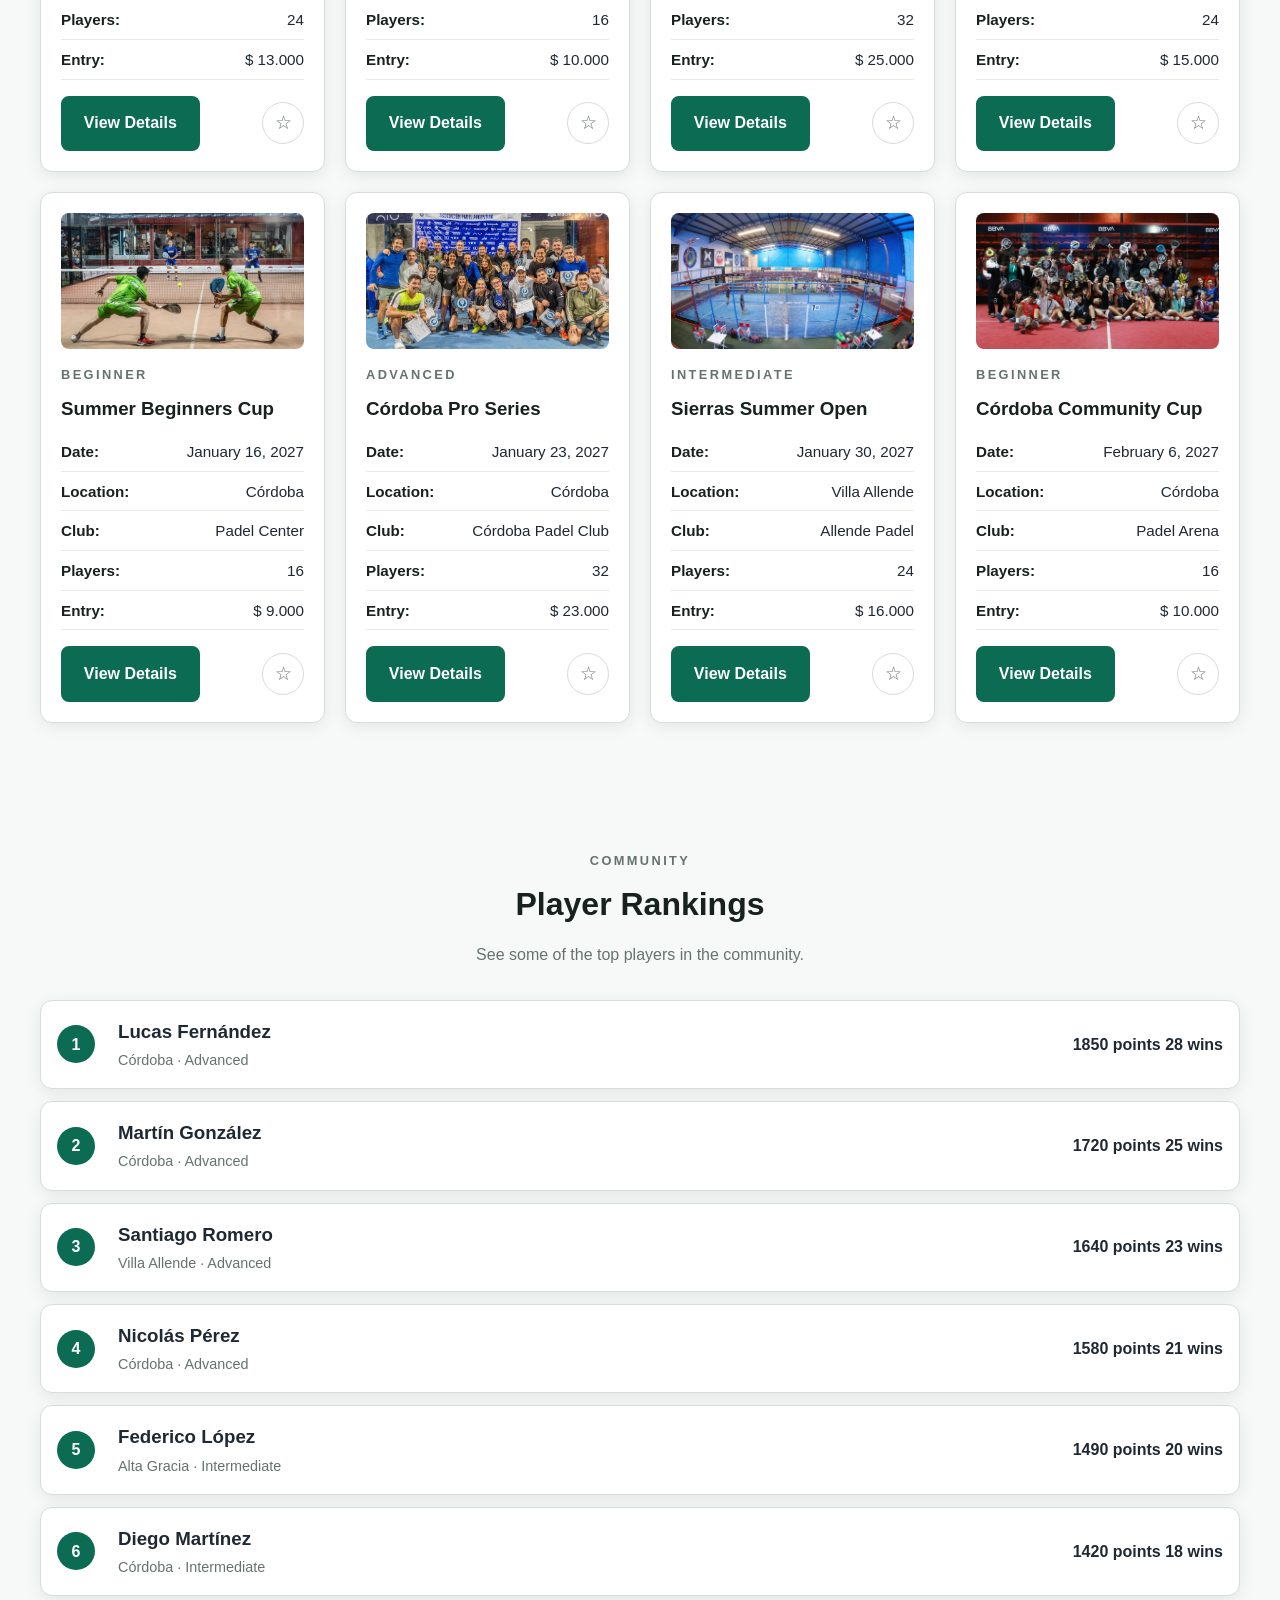
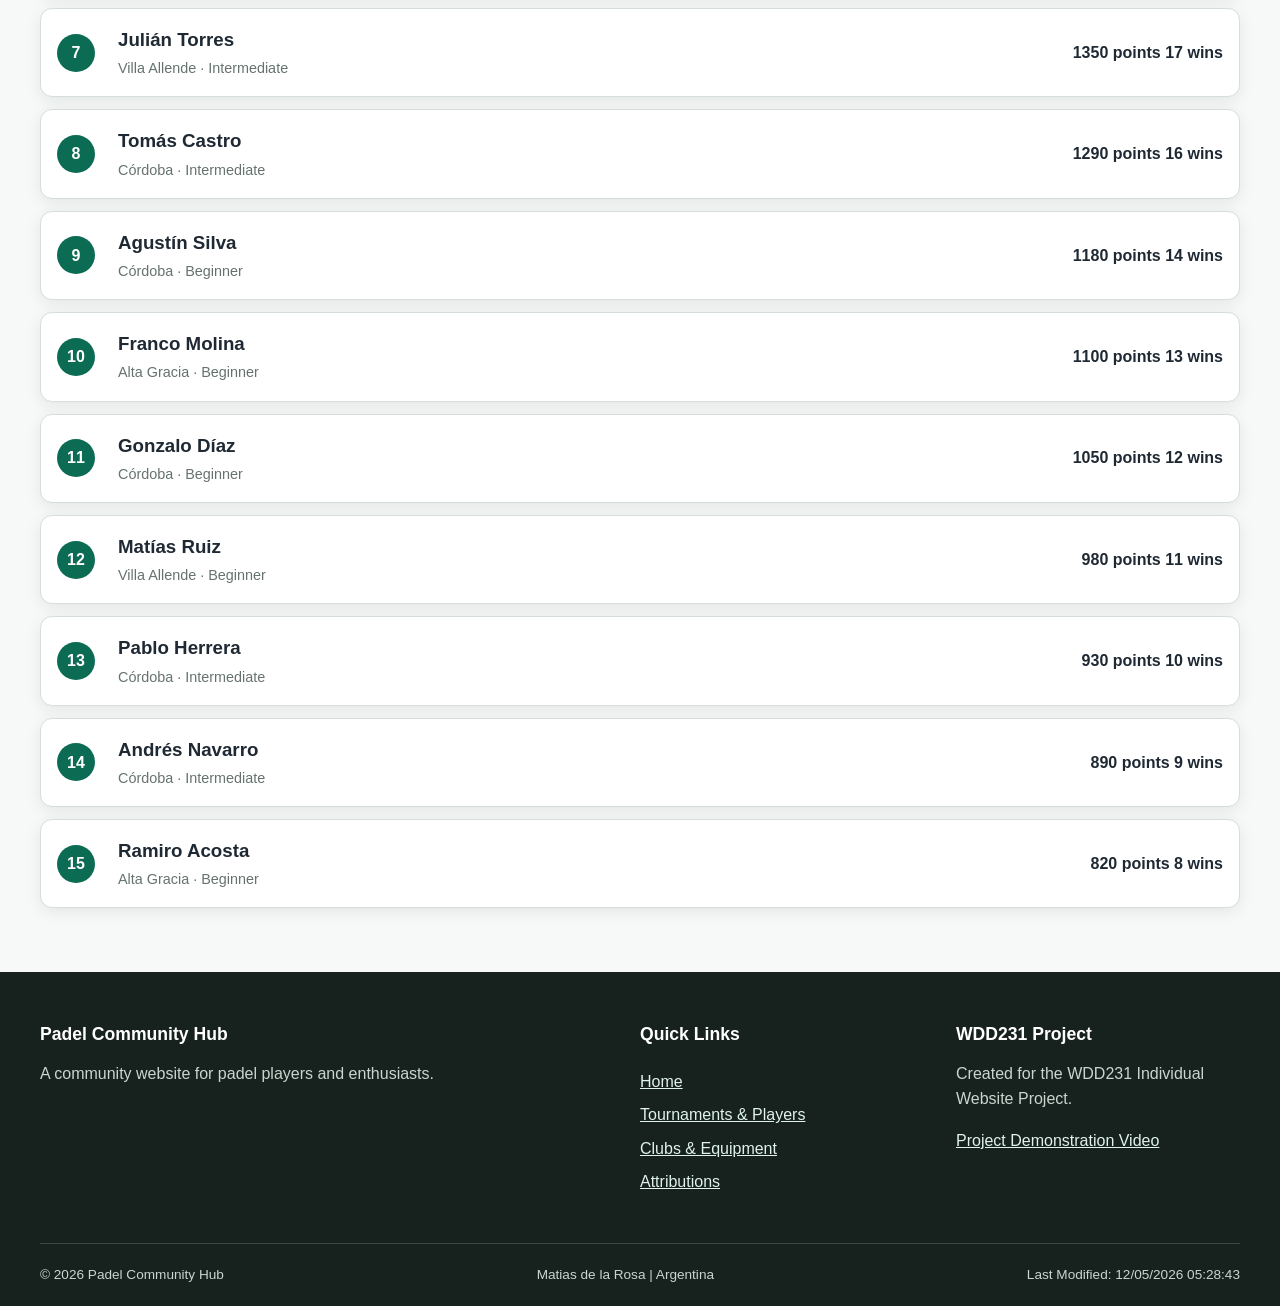
<file: final/tournaments.html>
<!DOCTYPE html>
<html lang="en">
<head>
    <meta charset="UTF-8">
    <meta name="viewport" content="width=device-width, initial-scale=1.0">

    <title>Padel Tournaments & Players | Padel Community Hub</title>

    <meta
        name="description"
        content="Explore upcoming padel tournaments, player rankings, categories, locations, and competition information at Padel Community Hub."
    >

    <meta name="author" content="Matias de la Rosa">

    <!-- Open Graph -->
    <meta
        property="og:title"
        content="Padel Tournaments & Players | Padel Community Hub"
    >

    <meta
        property="og:description"
        content="Explore padel tournaments, player rankings, categories, and competition information."
    >

    <meta property="og:type" content="website">

    <meta
        property="og:image"
        content="images/andy.webp"
    >

    <meta
        property="og:url"
        content="https://matidlr.github.io/wdd231/final/tournaments.html"
    >

    <!-- Favicon -->
    <link rel="icon" href="images/padel.avif">

    <!-- CSS -->
    <link rel="stylesheet" href="styles/base.css">

    <!-- JavaScript -->
    <script type="module" src="scripts/tournaments.js"></script>
</head>

<body>

<header class="site-header">

    <div class="header-container">

        <a class="logo" href="index.html">
            <span class="logo-icon">🎾</span>
            <span>Padel Community Hub</span>
        </a>

        <button
            id="menu-button"
            class="menu-button"
            type="button"
            aria-label="Open navigation menu"
            aria-expanded="false"
            aria-controls="primary-navigation"
        >
            ☰
        </button>

        <nav
            id="primary-navigation"
            class="navigation"
            aria-label="Main navigation"
        >

            <ul>

                <li>
                    <a href="index.html">Home</a>
                </li>

                <li>
                    <a
                        class="active"
                        href="tournaments.html"
                        aria-current="page"
                    >
                        Tournaments & Players
                    </a>
                </li>

                <li>
                    <a href="clubs.html">
                        Clubs & Equipment
                    </a>
                </li>

            </ul>

        </nav>

    </div>

</header>


<main>

    <!-- Page header -->

    <section class="page-header">

        <div>

            <p class="section-label">COMPETE</p>

            <h1>Tournaments & Players</h1>

            <p>
                Find upcoming padel tournaments and discover
                player rankings from the community.
            </p>

        </div>

    </section>


    <!-- Tournament controls -->

    <section class="tournament-controls">

        <div class="section-heading">

            <h2>Find a Tournament</h2>

            <p>
                Use the filters to find tournaments that match
                your preferences.
            </p>

        </div>


        <form id="filter-form" class="filter-form">

            <div class="form-group">

                <label for="category">
                    Category
                </label>

                <select id="category" name="category">

                    <option value="all">
                        All Categories
                    </option>

                    <option value="beginner">
                        Beginner
                    </option>

                    <option value="intermediate">
                        Intermediate
                    </option>

                    <option value="advanced">
                        Advanced
                    </option>

                </select>

            </div>


            <div class="form-group">

                <label for="location">
                    Location
                </label>

                <select id="location" name="location">

                    <option value="all">
                        All Locations
                    </option>

                    <option value="cordoba">
                        Córdoba
                    </option>

                    <option value="villa-allende">
                        Villa Allende
                    </option>

                    <option value="alta-gracia">
                        Alta Gracia
                    </option>

                </select>

            </div>


            <div class="form-group">

                <label for="search">
                    Search
                </label>

                <input
                    type="search"
                    id="search"
                    name="search"
                    placeholder="Search tournaments..."
                >

            </div>


            <button
                class="button"
                type="submit"
            >
                Apply Filters
            </button>

        </form>

    </section>


    <!-- Favorites -->

    <section class="favorites-section">

        <div class="favorites-header">

            <div>

                <h2>My Favorite Tournaments</h2>

                <p>
                    Your favorite tournaments are saved in
                    your browser.
                </p>

            </div>

            <span
                id="favorite-count"
                class="favorite-count"
            >
                0
            </span>

        </div>

        <div
            id="favorite-tournaments"
            class="favorite-list"
        >
            <!-- JavaScript will generate favorites -->
        </div>

    </section>


    <!-- Tournament list -->

    <section class="tournaments-section">

        <div class="section-heading">

            <h2>Upcoming Tournaments</h2>

            <p>
                Browse tournaments available to players
                in different categories.
            </p>

        </div>


        <div
            id="tournament-list"
            class="card-grid"
        >

            <!-- JavaScript will generate 15+ tournament cards -->

        </div>

    </section>


    <!-- Player rankings -->

    <section class="rankings-section">

        <div class="section-heading">

            <p class="section-label">COMMUNITY</p>

            <h2>Player Rankings</h2>

            <p>
                See some of the top players in the community.
            </p>

        </div>


        <div
            id="player-rankings"
            class="ranking-list"
        >

            <!-- JavaScript will generate rankings -->

        </div>

    </section>


    <!-- Modal -->

    <dialog
        id="tournament-modal"
        aria-labelledby="modal-title"
    >

        <div class="modal-content">

            <button
                id="modal-close"
                class="modal-close"
                type="button"
                aria-label="Close tournament details"
            >
                &times;
            </button>

            <div id="modal-body">

                <h2 id="modal-title">
                    Tournament Details
                </h2>

                <!-- JavaScript inserts content -->

            </div>

        </div>

    </dialog>

</main>


<footer class="site-footer">

    <div class="footer-container">

        <div class="footer-about">

            <h2>Padel Community Hub</h2>

            <p>
                A community website for padel players and enthusiasts.
            </p>

        </div>


        <div class="footer-links">

            <h2>Quick Links</h2>

            <a href="index.html">Home</a>
            <a href="tournaments.html">Tournaments & Players</a>
            <a href="clubs.html">Clubs & Equipment</a>
            <a href="attributions.html">Attributions</a>

        </div>


        <div class="footer-project">

            <h2>WDD231 Project</h2>

            <p>
                Created for the WDD231 Individual Website Project.
            </p>

            <a
                href="https://www.youtube.com/watch?v=-oLltCwtMMo"
                target="_blank"
                rel="noopener noreferrer"
            >
                Project Demonstration Video
            </a>

        </div>

    </div>


    <div class="footer-bottom">

        <p>
            &copy; <span id="current-year"></span>
            Padel Community Hub
        </p>

        <p>
            Matias de la Rosa | Argentina
        </p>

        <p id="last-modified"></p>

    </div>

</footer>

</body>
</html>
</file>
<file: styles/small.css>
* {
    margin: 0;
    padding: 0;
    box-sizing: border-box;
}

:root {
    --primary: #2b2b2b;
    --secondary: #d9d9d9;
    --background: #ffffff;
    --text: #222;
}

body {
    font-family: "Roboto", sans-serif;
    background: var(--background);
    color: var(--text);
    max-width: 1200px;
    margin: 0 auto;
}

/* HEADER */

header {
    background: white;
}

.header-content {
    display: flex;
    justify-content: space-between;
    align-items: center;
    padding: 1rem;
}

.site-name {
    display: flex;
    align-items: center;
    gap: .75rem;
}

.site-name img {
    width: 55px;
}

.site-name span {
    font-size: 1.5rem;
    font-weight: 500;
}

#menu {
    font-size: 2rem;
    background: none;
    border: none;
    cursor: pointer;
}

/* NAVIGATION */

.navigation {
    list-style: none;
}

.navigation li {
    border-top: 1px solid #555;
}

.navigation a {
    display: block;
    padding: 1rem;
    background: #333;
    color: white;
    text-decoration: none;
    font-weight: 500;
}

.navigation a:hover {
    background: black;
}

.active {
    background: #555;
}

/* MAIN */

main {
    padding: 1rem;
}

h1 {
    margin-bottom: 1rem;
    font-size: 2rem;
}

.card {
    margin-bottom: 2rem;
    border: 1px solid #ccc;
}

.card h2 {
    background: #333;
    color: white;
    text-align: center;
    padding: .75rem;
    font-size: 1.2rem;
}

.card p {
    padding: 1rem;
    line-height: 1.6;
}

/* PHOTO */

.card img {
    display: block;
    width: 80%;
    max-width: 300px;
    margin: 1.5rem auto;
    border-radius: 8px;
}

/* FILTER BUTTONS */

.buttons {
    display: flex;
    justify-content: center;
    gap: .75rem;
    padding: 1rem;
}

.buttons button {
    flex: 1;
    padding: .7rem;
    border-radius: 8px;
    border: 1px solid #888;
    cursor: pointer;
    font-weight: bold;
    background: #efefef;
}

.buttons button:hover {
    background: #ddd;
}

/* COURSE CARDS */

#courses {
    padding: 0 1rem 1rem;
}

.course {
    background: #d9d9d9;
    margin-bottom: .6rem;
    padding: .6rem;
    text-align: center;
    border: 1px solid #999;
    border-radius: 3px;
}

.course.completed {
    background: #0b5d1e;
    color: white;
}

#credits {
    font-weight: bold;
}

/* FOOTER */

footer {
    text-align: center;
    padding: 2rem 1rem;
}

.social {
    display: flex;
    justify-content: center;
    gap: 2rem;
    margin-bottom: 1rem;
}

.social img {
    width: 48px;
}

footer p {
    margin: .5rem 0;
}

/* Hide menu button on large screens (overridden in larger.css) */
</file>
<file: styles/larger.css>
@media (min-width: 768px) {

    #menu {
        display: none;
    }

    .navigation {
        display: flex;
        justify-content: center;
        background: #333;
    }

    .navigation li {
        border: none;
        flex: 1;
    }

    .navigation a {
        text-align: center;
    }

    .home-grid {
        display: grid;
        grid-template-columns: 2fr 1fr;
        gap: 2rem;
        margin-bottom: 2rem;
    }

    .buttons {
        justify-content: center;
    }

    .buttons button {
        flex: 0 0 180px;
    }
}
</file>
<file: chamber/styles/small.css>
/* ---------- General ---------- */

* {
    box-sizing: border-box;
    margin: 0;
    padding: 0;
}

:root {
    --primary: #00416A;
    --secondary: #8A4500;
    --dark: #333333;
    --white: #FFFFFF;
    --light: #f7f7f7;
}

main {
    max-width: 1200px;
    margin: 2rem auto;
    padding: 1rem;
}
body {
    font-family: "Open Sans", sans-serif;
    background: var(--light);
    color: var(--dark);
    line-height: 1.6;
}

h1,
h2,
h3 {
    font-family: "Montserrat", sans-serif;
}
/* ---------- Header ---------- */

header {
   background: var(--primary);
    color: white;
    padding: 1rem;
}

.logo {
    display: flex;
    align-items: center;
    gap: 1rem;
}

.logo img {
    border-radius: 50%;
}

.logo h1 {
    font-size: 1.4rem;
}

.logo p {
    font-size: .9rem;
}

/* ---------- Navigation ---------- */

#menu-button {
    margin-top: 1rem;
    width: 100%;
    padding: .75rem;
    border: none;
    background: var(--secondary);
    color: var(--white);
    font-size: 1.3rem;
    cursor: pointer;
}

nav {
    display: none;
}

nav.open {
    display: block;
}

nav ul {
    list-style: none;
}

nav li {
    border-top: 1px solid rgba(255,255,255,.3);
}

nav a {
    display: block;
    padding: .8rem;
    text-decoration: none;
    color: var(--white);
}

nav a:hover,
nav a.active {
     background: #003b63;
    color: var(--white);
}



main h1 {
    text-align: center;
    margin-bottom: 1.5rem;
}

/* ---------- Buttons ---------- */

.view-buttons {
    display: flex;
    justify-content: center;
    gap: 1rem;
    margin-bottom: 2rem;
    color: var(--white);
}

.view-buttons button {
    padding: .8rem 1.5rem;
    border: none;
    cursor: pointer;
    background: var(--primary);
    color: var(--white);
    border-radius: 6px;
    transition: .3s;
}

.view-buttons button:hover {
    background: var(--secondary);
}

/* ---------- Grid ---------- */

.grid {
    display: grid;
    gap: 1.5rem;
}

/* ---------- Cards ---------- */

.card {
    background: white;
    border-radius: 10px;
    padding: 1rem;
    text-align: center;
    box-shadow: 0 3px 10px rgba(0,0,0,.1);
}

.card img {
    width: 120px;
    height: 120px;
    object-fit: contain;
    margin-bottom: 1rem;
}

.card h2 {
    color: var(--primary);
    margin-bottom: .5rem;
}

.card p {
    margin: .35rem 0;
}

.card a {
    color: var(--primary);
    text-decoration: none;
}

.card a:hover {
    text-decoration: underline;
}

/* ---------- List View ---------- */

.list {
    display: flex;
    flex-direction: column;
}

.list .card {
    display: flex;
    flex-direction: column;
    align-items: flex-start;
    text-align: left;
}

.list .card img {
    display: none;
}

/* ---------- Footer ---------- */

footer {
    margin-top: 2rem;
    background: var(--primary);
    color: white;
    padding: 2rem 1rem;
    text-align: center;
}

.footer-contact {
    margin-bottom: 1.5rem;
}

.footer-info p {
    margin: .4rem 0;
}

#spotlight-container {
    display: grid;
    gap: 1rem;
}

.spotlight-card {
    background-color: #fff;
    border: 1px solid #ccc;
    border-radius: 10px;
    padding: 1rem;
    text-align: center;
}

.spotlight-card img {
    width: 120px;
    height: auto;
    margin-bottom: 1rem;
}

.spotlight-card a {
    color: #004080;
    text-decoration: none;
}

.spotlight-card a:hover {
    text-decoration: underline;
}

.thankyou-page {
    max-width: 700px;
    margin: 2rem auto;
    padding: 1rem;
}

.application-summary {
    margin-top: 2rem;
    padding: 1.5rem;
    border-radius: .75rem;
    background: #f7f7f7;
    box-shadow: 0 2px 8px rgba(0,0,0,.15);
}

.application-summary p {
    margin: .75rem 0;
}
</file>
<file: chamber/styles/larger.css>
/* larger.css */

@media only screen and (min-width: 768px) {

    /* ---------- Header ---------- */

    header {
        display: flex;
        justify-content: space-between;
        align-items: center;
        padding: 1rem 2rem;
    }

    /* Hide hamburger menu */
    #menu-button {
        display: none;
    }

    /* Always show navigation on larger screens */
    nav {
        display: block;
    }

    nav ul {
        display: flex;
        gap: 1rem;
    }

    nav li {
        border: none;
    }

    nav a {
        padding: .75rem 1rem;
        border-radius: 5px;
    }

    /* ---------- Main ---------- */

    main {
        padding: 2rem;
    }

    /* ---------- Grid View ---------- */

    .grid {
        grid-template-columns: repeat(auto-fit, minmax(280px, 1fr));
    }

    /* ---------- List View ---------- */

    .list .card {
        display: grid;
        grid-template-columns: 2fr 2fr 1.5fr 1fr;
        align-items: center;
        gap: 1rem;
        padding: 1rem 2rem;
    }

    .list .card h2 {
        margin: 0;
    }

    /* ---------- Footer ---------- */

    footer {
        display: flex;
        justify-content: space-between;
        align-items: center;
        text-align: left;
        padding: 2rem;
    }

    .footer-contact,
    .footer-info {
        width: 45%;
    }
}

@media screen and (min-width: 768px) {

    #spotlight-container {
        grid-template-columns: repeat(3, 1fr);
    }

}

@media screen and (min-width: 768px) {

    .join-container {
        display: grid;
        grid-template-columns: 2fr 1fr;
        gap: 2rem;
        align-items: start;
    }

}
</file>
<file: final/styles/base.css>
/* =========================================================
   PADEL COMMUNITY HUB
   Base Styles
   ========================================================= */

/* =========================
   CSS RESET
   ========================= */

*,
*::before,
*::after {
    box-sizing: border-box;
}

html {
    scroll-behavior: smooth;
}

body {
    margin: 0;
    font-family: Arial, Helvetica, sans-serif;
    line-height: 1.6;
    color: #1f2933;
    background-color: #f7f9f8;
}

img {
    display: block;
    max-width: 100%;
    height: auto;
}

button,
input,
select,
textarea {
    font: inherit;
}

button {
    cursor: pointer;
}

a {
    color: inherit;
}

ul {
    margin: 0;
    padding: 0;
    list-style: none;
}

h1,
h2,
h3,
p {
    margin-top: 0;
}


/* =========================
   COLOR VARIABLES
   ========================= */

:root {
    --primary: #0b6b53;
    --primary-dark: #064936;
    --primary-light: #dff3ec;

    --accent: #f2c94c;
    --accent-dark: #d7ad27;

    --dark: #17211d;
    --text: #1f2933;
    --muted: #66736d;

    --white: #ffffff;
    --background: #f7f9f8;
    --light-gray: #e7ece9;
    --border: #d5ded9;

    --shadow: 0 4px 16px rgba(0, 0, 0, 0.08);
    --shadow-hover: 0 8px 24px rgba(0, 0, 0, 0.14);

    --radius: 12px;

    --max-width: 1200px;
}


/* =========================
   GENERAL LAYOUT
   ========================= */

main {
    min-height: 70vh;
}

section {
    width: min(100% - 2rem, var(--max-width));
    margin: 0 auto;
    padding: 4rem 0;
}

.section-heading {
    max-width: 700px;
    margin: 0 auto 2rem;
    text-align: center;
}

.section-heading h2 {
    margin-bottom: 0.75rem;
    color: var(--dark);
    font-size: 2rem;
}

.section-heading p {
    color: var(--muted);
}

.section-label,
.hero-label {
    margin-bottom: 0.5rem;
    color: var(--primary);
    font-size: 0.8rem;
    font-weight: 700;
    letter-spacing: 0.15rem;
    text-transform: uppercase;
}


/* =========================
   HEADER
   ========================= */

.site-header {
    position: sticky;
    top: 0;
    z-index: 1000;
    background-color: var(--white);
    border-bottom: 1px solid var(--border);
    box-shadow: 0 2px 8px rgba(0, 0, 0, 0.05);
}

.header-container {
    width: min(100% - 2rem, var(--max-width));
    min-height: 72px;
    margin: 0 auto;

    display: flex;
    align-items: center;
    justify-content: space-between;
    gap: 1rem;
}


/* =========================
   LOGO
   ========================= */

.logo {
    display: flex;
    align-items: center;
    gap: 0.6rem;

    color: var(--primary-dark);
    font-size: 1.1rem;
    font-weight: 800;
    text-decoration: none;
}

.logo-icon {
    display: grid;
    width: 40px;
    height: 40px;
    place-items: center;

    border-radius: 50%;
    background-color: var(--primary);
    color: var(--white);
    font-size: 1.3rem;
}


/* =========================
   MOBILE NAVIGATION
   ========================= */

.menu-button {
    display: block;

    width: 44px;
    height: 44px;

    border: 1px solid var(--border);
    border-radius: 8px;

    background-color: var(--white);
    color: var(--dark);

    font-size: 1.4rem;
}

.navigation {
    display: none;
    position: absolute;

    top: 72px;
    left: 0;
    right: 0;

    background-color: var(--white);
    border-bottom: 1px solid var(--border);
    box-shadow: var(--shadow);
}

.navigation.open {
    display: block;
}

.navigation ul {
    display: flex;
    flex-direction: column;
}

.navigation a {
    display: block;
    padding: 1rem;

    color: var(--dark);
    font-weight: 700;
    text-decoration: none;

    border-bottom: 1px solid var(--light-gray);
}

.navigation a:hover,
.navigation a:focus {
    background-color: var(--primary-light);
    color: var(--primary-dark);
}

.navigation a.active {
    color: var(--primary);
}


/* =========================
   BUTTONS
   ========================= */

.button {
    display: inline-block;

    padding: 0.8rem 1.3rem;

    border: 2px solid var(--primary);
    border-radius: 8px;

    background-color: var(--primary);
    color: var(--white);

    font-weight: 700;
    text-decoration: none;

    transition:
        background-color 0.2s ease,
        transform 0.2s ease;
}

.button:hover,
.button:focus {
    background-color: var(--primary-dark);
    border-color: var(--primary-dark);
    transform: translateY(-2px);
}

.button-secondary {
    background-color: transparent;
    color: var(--primary);
}

.button-secondary:hover,
.button-secondary:focus {
    color: var(--white);
}


/* =========================
   HERO
   ========================= */

.hero {
    width: 100%;
    max-width: none;
    margin: 0;

    padding: 3rem 1rem;

    display: grid;
    gap: 2rem;

    background-color: var(--primary-light);
}

.hero-content {
    width: min(100%, 600px);
    margin: 0 auto;
}

.hero h1 {
    margin-bottom: 1rem;

    color: var(--dark);
    font-size: clamp(2.2rem, 8vw, 4rem);
    line-height: 1.1;
}

.hero p {
    color: var(--muted);
    font-size: 1.05rem;
}

.hero-actions {
    display: flex;
    flex-wrap: wrap;
    gap: 0.75rem;

    margin-top: 1.5rem;
}

.hero-image {
    width: min(100%, 650px);
    margin: 0 auto;
}

.hero-image img {
    width: 100%;
    border-radius: var(--radius);
    box-shadow: var(--shadow-hover);
}


/* =========================
   INTRO
   ========================= */

.intro {
    padding-bottom: 2rem;
}


/* =========================
   CARD GRIDS
   ========================= */

.card-grid {
    display: grid;
    grid-template-columns: 1fr;
    gap: 1.25rem;
}


/* =========================
   GENERAL CARDS
   ========================= */

.card {
    padding: 1.25rem;

    background-color: var(--white);
    border: 1px solid var(--border);
    border-radius: var(--radius);

    box-shadow: var(--shadow);

    transition:
        transform 0.2s ease,
        box-shadow 0.2s ease;
}

.card:hover {
    transform: translateY(-4px);
    box-shadow: var(--shadow-hover);
}

.card h3 {
    margin-bottom: 0.5rem;
    color: var(--dark);
}

.card p {
    margin-bottom: 0.5rem;
    color: var(--muted);
}

.card-image {
    width: 100%;
    margin-bottom: 1rem;

    aspect-ratio: 16 / 9;
    object-fit: cover;

    border-radius: 8px;
}


/* =========================
   TOURNAMENT CARDS
   ========================= */

.tournament-card {
    position: relative;

    display: flex;
    flex-direction: column;

    min-height: 100%;
}

.tournament-card .card-content {
    flex: 1;
}

.tournament-meta {
    display: grid;
    gap: 0.5rem;

    margin: 1rem 0;

    font-size: 0.95rem;
}

.tournament-meta span {
    display: flex;
    justify-content: space-between;
    gap: 1rem;

    padding-bottom: 0.4rem;

    border-bottom: 1px solid var(--light-gray);
}

.tournament-meta strong {
    color: var(--dark);
}

.tournament-actions {
    display: flex;
    align-items: center;
    justify-content: space-between;
    gap: 0.75rem;

    margin-top: auto;
}

.favorite-button {
    width: 42px;
    height: 42px;

    border: 1px solid var(--border);
    border-radius: 50%;

    background-color: var(--white);
    color: var(--muted);

    font-size: 1.2rem;
}

.favorite-button:hover,
.favorite-button.active {
    color: var(--accent-dark);
    border-color: var(--accent);
    background-color: #fff9df;
}


/* =========================
   FEATURED SECTION
   ========================= */

.featured {
    background-color: var(--white);
}

.section-action {
    margin-top: 2rem;
    text-align: center;
}


/* =========================
   TIPS
   ========================= */

.tips-grid {
    display: grid;
    grid-template-columns: 1fr;
    gap: 1rem;
}

.tip-card {
    padding: 1.5rem;

    background-color: var(--white);
    border: 1px solid var(--border);
    border-radius: var(--radius);

    box-shadow: var(--shadow);
}

.tip-icon {
    margin-bottom: 0.75rem;
    font-size: 2rem;
}

.tip-card h3 {
    margin-bottom: 0.5rem;
}

.tip-card p {
    margin-bottom: 0;
    color: var(--muted);
}


/* =========================
   NEWS
   ========================= */

.news {
    background-color: var(--background);
}

.news-grid {
    display: grid;
    grid-template-columns: 1fr;
    gap: 1.25rem;
}

.news-card {
    padding: 1.25rem;

    background-color: var(--white);
    border-radius: var(--radius);
    border: 1px solid var(--border);
}

.news-card time {
    display: block;
    margin-bottom: 0.5rem;

    color: var(--primary);
    font-size: 0.85rem;
    font-weight: 700;
}


/* =========================
   PAGE HEADER
   ========================= */

.page-header {
    width: 100%;
    max-width: none;

    margin: 0;

    padding: 4rem 1rem;

    background-color: var(--primary-light);

    text-align: center;
}

.page-header > div {
    width: min(100%, var(--max-width));
    margin: 0 auto;
}

.page-header h1 {
    margin-bottom: 1rem;

    color: var(--dark);
    font-size: clamp(2rem, 6vw, 3.5rem);
}

.page-header p:last-child {
    max-width: 650px;
    margin: 0 auto;

    color: var(--muted);
}


/* =========================
   FILTERS
   ========================= */

.tournament-controls {
    padding-bottom: 2rem;
}

.filter-form {
    display: grid;
    gap: 1rem;

    padding: 1.5rem;

    background-color: var(--white);
    border: 1px solid var(--border);
    border-radius: var(--radius);

    box-shadow: var(--shadow);
}

.form-group {
    display: flex;
    flex-direction: column;
    gap: 0.35rem;
}

.form-group label {
    color: var(--dark);
    font-weight: 700;
}

.form-group input,
.form-group select,
.form-group textarea {
    width: 100%;

    padding: 0.75rem;

    border: 1px solid #aebbb5;
    border-radius: 7px;

    background-color: var(--white);
    color: var(--text);
}

.form-group input:focus,
.form-group select:focus,
.form-group textarea:focus {
    outline: 3px solid rgba(11, 107, 83, 0.2);
    border-color: var(--primary);
}


/* =========================
   FAVORITES
   ========================= */

.favorites-section {
    padding-top: 2rem;
    padding-bottom: 2rem;
}

.favorites-header {
    display: flex;
    align-items: center;
    justify-content: space-between;
    gap: 1rem;

    margin-bottom: 1rem;
}

.favorites-header h2 {
    margin-bottom: 0.25rem;
}

.favorites-header p {
    margin-bottom: 0;
    color: var(--muted);
}

.favorite-count {
    display: grid;
    width: 40px;
    height: 40px;
    place-items: center;

    flex-shrink: 0;

    border-radius: 50%;

    background-color: var(--primary);
    color: var(--white);
    font-weight: 700;
}

.favorite-list {
    display: flex;
    flex-wrap: wrap;
    gap: 0.75rem;
}

.favorite-item {
    padding: 0.6rem 0.9rem;

    border: 1px solid var(--border);
    border-radius: 999px;

    background-color: var(--white);
}


/* =========================
   RANKINGS
   ========================= */

.ranking-list {
    display: grid;
    gap: 0.75rem;
}

.ranking-item {
    display: grid;

    grid-template-columns: 45px 1fr auto;

    align-items: center;
    gap: 1rem;

    padding: 1rem;

    background-color: var(--white);
    border: 1px solid var(--border);
    border-radius: var(--radius);

    box-shadow: var(--shadow);
}

.ranking-number {
    display: grid;
    width: 38px;
    height: 38px;
    place-items: center;

    border-radius: 50%;

    background-color: var(--primary);
    color: var(--white);

    font-weight: 700;
}

.ranking-info h3 {
    margin-bottom: 0.15rem;
}

.ranking-info p {
    margin: 0;

    color: var(--muted);
    font-size: 0.9rem;
}

.ranking-points {
    text-align: right;
    font-weight: 700;
}


/* =========================
   MODAL
   ========================= */

dialog {
    width: min(90%, 600px);

    padding: 0;

    border: none;
    border-radius: var(--radius);

    box-shadow: 0 20px 60px rgba(0, 0, 0, 0.3);
}

dialog::backdrop {
    background-color: rgba(0, 0, 0, 0.6);
}

.modal-content {
    position: relative;

    padding: 2rem;
}

.modal-close {
    position: absolute;

    top: 0.75rem;
    right: 0.75rem;

    width: 40px;
    height: 40px;

    border: none;
    border-radius: 50%;

    background-color: var(--light-gray);
    color: var(--dark);

    font-size: 1.5rem;
}

.modal-close:hover {
    background-color: var(--primary);
    color: var(--white);
}

.modal-content h2 {
    padding-right: 2rem;
    color: var(--primary-dark);
}


/* =========================
   CLUBS
   ========================= */

.clubs-section {
    background-color: var(--background);
}

.club-card {
    display: flex;
    flex-direction: column;
}

.club-details {
    display: grid;
    gap: 0.5rem;

    margin-top: 1rem;
}

.club-details span {
    display: flex;
    justify-content: space-between;

    padding-bottom: 0.4rem;

    border-bottom: 1px solid var(--light-gray);
}


/* =========================
   EQUIPMENT
   ========================= */

.equipment-section {
    background-color: var(--white);
}

.equipment-grid {
    display: grid;
    grid-template-columns: 1fr;
    gap: 1.25rem;
}

.equipment-card {
    padding: 1.25rem;

    background-color: var(--background);

    border: 1px solid var(--border);
    border-radius: var(--radius);
}

.equipment-type {
    display: inline-block;

    margin-bottom: 0.5rem;
    padding: 0.25rem 0.6rem;

    border-radius: 999px;

    background-color: var(--primary-light);
    color: var(--primary-dark);

    font-size: 0.8rem;
    font-weight: 700;
}

.equipment-price {
    color: var(--primary);
    font-size: 1.2rem;
    font-weight: 800;
}


/* =========================
   CONTACT FORM
   ========================= */

.contact-section {
    background-color: var(--background);
}

.contact-form {
    width: min(100%, 700px);
    margin: 0 auto;

    display: grid;
    gap: 1rem;

    padding: 1.5rem;

    background-color: var(--white);
    border: 1px solid var(--border);
    border-radius: var(--radius);

    box-shadow: var(--shadow);
}

.contact-form textarea {
    resize: vertical;
    min-height: 120px;
}


/* =========================
   FOOTER
   ========================= */

.site-footer {
    background-color: var(--dark);
    color: var(--white);
}

.footer-container {
    width: min(100% - 2rem, var(--max-width));
    margin: 0 auto;

    padding: 3rem 0;

    display: grid;
    gap: 2rem;
}

.footer-container h2 {
    margin-bottom: 0.75rem;

    font-size: 1.1rem;
}

.footer-container p {
    color: #cbd5d0;
}

.footer-links {
    display: flex;
    flex-direction: column;
    gap: 0.5rem;
}

.footer-links a,
.footer-project a {
    color: #dff3ec;
    text-decoration: underline;
}

.footer-links a:hover,
.footer-project a:hover {
    color: var(--accent);
}

.footer-bottom {
    width: min(100% - 2rem, var(--max-width));

    margin: 0 auto;

    padding: 1.25rem 0;

    border-top: 1px solid #3c4843;

    display: flex;
    flex-direction: column;
    gap: 0.25rem;

    font-size: 0.85rem;
}

.footer-bottom p {
    margin: 0;
    color: #cbd5d0;
}


/* =========================
   EMPTY / ERROR STATES
   ========================= */

.empty-message,
.error-message {
    padding: 2rem;

    border: 1px dashed var(--border);
    border-radius: var(--radius);

    background-color: var(--white);

    text-align: center;
}

.error-message {
    color: #8a1c1c;
    background-color: #fff4f4;
}


/* =========================
   MEDIUM SCREENS
   ========================= */

@media (min-width: 600px) {

    section {
        width: min(100% - 3rem, var(--max-width));
    }

    .hero {
        padding: 4rem 3rem;
    }

    .card-grid {
        grid-template-columns: repeat(2, 1fr);
    }

    .tips-grid {
        grid-template-columns: repeat(3, 1fr);
    }

    .news-grid {
        grid-template-columns: repeat(2, 1fr);
    }

    .filter-form {
        grid-template-columns: repeat(2, 1fr);
        align-items: end;
    }

    .filter-form .button {
        width: fit-content;
    }

    .equipment-grid {
        grid-template-columns: repeat(2, 1fr);
    }

    .footer-container {
        grid-template-columns: repeat(2, 1fr);
    }

}


/* =========================
   LARGE SCREENS
   ========================= */

@media (min-width: 900px) {

    .header-container {
        min-height: 80px;
    }

    .menu-button {
        display: none;
    }

    .navigation {
        display: block;
        position: static;

        border: none;
        box-shadow: none;
    }

    .navigation ul {
        flex-direction: row;
        align-items: center;
        gap: 0.25rem;
    }

    .navigation a {
        padding: 0.6rem 0.9rem;

        border: none;
        border-radius: 6px;
    }

    .navigation a:hover,
    .navigation a:focus,
    .navigation a.active {
        background-color: var(--primary-light);
    }


    .hero {
        grid-template-columns: 1fr 1fr;
        align-items: center;

        padding: 5rem max(3rem, calc((100vw - 1200px) / 2));
    }

    .hero-content {
        margin: 0;
    }

    .hero-image {
        margin: 0;
    }


    .card-grid {
        grid-template-columns: repeat(3, 1fr);
    }

    .news-grid {
        grid-template-columns: repeat(3, 1fr);
    }

    .equipment-grid {
        grid-template-columns: repeat(3, 1fr);
    }


    .filter-form {
        grid-template-columns: 1fr 1fr 1.5fr auto;
    }


    .footer-container {
        grid-template-columns: 2fr 1fr 1fr;
    }

    .footer-bottom {
        flex-direction: row;
        justify-content: space-between;
        align-items: center;
    }

}


/* =========================
   EXTRA LARGE SCREENS
   ========================= */

@media (min-width: 1200px) {

    .hero h1 {
        font-size: 4rem;
    }

    .card-grid {
        grid-template-columns: repeat(4, 1fr);
    }

}


/* =========================
   REDUCED MOTION
   ========================= */

@media (prefers-reduced-motion: reduce) {

    html {
        scroll-behavior: auto;
    }

    *,
    *::before,
    *::after {
        transition: none !important;
        animation: none !important;
    }

}
</file>
<file: styles/prophets.css>
* {
    margin: 0;
    padding: 0;
    box-sizing: border-box;
}

body {
    font-family: Arial, Helvetica, sans-serif;
    background: #f5f5f5;
}

header,
footer {
    background: #003366;
    color: white;
    text-align: center;
    padding: 1.5rem;
}

main {
    padding: 2rem;
}

#cards {
    display: grid;
    grid-template-columns: repeat(auto-fit, minmax(280px, 1fr));
    gap: 1.5rem;
}

section {
    background: white;
    border-radius: 10px;
    padding: 1.5rem;
    text-align: center;
    box-shadow: 0 4px 10px rgba(0,0,0,.15);
}

section h2 {
    margin-bottom: 1rem;
    color: #003366;
}

section p {
    margin-bottom: .5rem;
}

section img {
    width: 100%;
    height: auto;
    margin-top: 1rem;
    border-radius: 8px;
}
</file>
<file: styles/siteplan.css>
/* Google Fonts:
Poppins - Headings
Open Sans - Body Text
*/

* {
    margin: 0;
    padding: 0;
    box-sizing: border-box;
}

:root {
    --primary: #1565C0;
    --secondary: #26A69A;
    --background: #F5F7FA;
    --text: #333333;
    --white: #ffffff;
    --border: #d9d9d9;
}

body {
    font-family: "Open Sans", sans-serif;
    background-color: var(--background);
    color: var(--text);
    line-height: 1.6;
}

header {
    background-color: var(--primary);
    color: var(--white);
    text-align: center;
    padding: 2rem 1rem;
}

header h1 {
    font-family: "Poppins", sans-serif;
    font-size: 2.5rem;
    margin-bottom: .5rem;
}

header p {
    font-size: 1.1rem;
}

main {
    max-width: 1000px;
    margin: 2rem auto;
    padding: 0 1rem;
}

section {
    background-color: var(--white);
    margin-bottom: 2rem;
    padding: 1.5rem;
    border-radius: 10px;
    box-shadow: 0 3px 10px rgba(0,0,0,.08);
}

h2 {
    font-family: "Poppins", sans-serif;
    color: var(--primary);
    margin-bottom: 1rem;
    border-bottom: 3px solid var(--secondary);
    display: inline-block;
    padding-bottom: .25rem;
}

h3 {
    font-family: "Poppins", sans-serif;
    color: var(--secondary);
    margin-top: 1.5rem;
    margin-bottom: .75rem;
}

p {
    margin-bottom: 1rem;
}

ul {
    padding-left: 1.5rem;
}

li {
    margin-bottom: .75rem;
}

table {
    width: 100%;
    border-collapse: collapse;
    margin-top: 1rem;
}

th {
    background-color: var(--primary);
    color: var(--white);
    padding: .8rem;
    text-align: left;
}

td {
    border: 1px solid var(--border);
    padding: .8rem;
}

img {
    width: 100%;
    max-width: 700px;
    display: block;
    margin: 1rem auto;
    border: 2px solid var(--border);
    border-radius: 8px;
}

footer {
    background-color: var(--primary);
    color: var(--white);
    text-align: center;
    padding: 1rem;
    margin-top: 2rem;
}

a {
    color: var(--primary);
    text-decoration: none;
}

a:hover {
    color: var(--secondary);
    text-decoration: underline;
}

@media (max-width: 768px) {

    header h1 {
        font-size: 2rem;
    }

    section {
        padding: 1rem;
    }

    table {
        font-size: .9rem;
    }

}
</file>
<file: chamber/styles/base.css>
/* ==========================================================================
   1. VARIABLES GLOBALES Y RESETEO
   ========================================================================== */
:root {
  /* Colores de la marca (puedes ajustar los códigos HEX a tu gusto) */
  --primary-color: #1a365d;    /* Azul oscuro para Header y Footer */
  --secondary-color: #2b6cb0;  /* Azul medio para acentos */
  --accent-color: #d69e2e;     /* Dorado/Naranja para botones y links activos */
  --light-bg: #f7fafc;         /* Color de fondo general del sitio */
  --white: #ffffff;
  --dark-text: #2d3748;
  --gray-border: #e2e8f0;

  /* Fuentes e Identidad */
  --font-body: system-ui, -apple-system, BlinkMacSystemFont, 'Segoe UI', Roboto, sans-serif;
  --max-width: 1200px;
}

* {
  box-sizing: border-box;
  margin: 0;
  padding: 0;
}

body {
  font-family: var(--font-body);
  background-color: var(--light-bg);
  color: var(--dark-text);
  line-height: 1.6;
  display: flex;
  flex-direction: column;
  min-height: 100vh;
}

/* ==========================================================================
   2. ENCABEZADO (HEADER)
   ========================================================================== */
header {
  background-color: var(--primary-color);
  color: var(--white);
  padding: 1rem;
  display: flex;
  justify-content: space-between;
  align-items: center;
  box-shadow: 0 2px 5px rgba(0, 0, 0, 0.1);
}

.logo {
  display: flex;
  align-items: center;
  gap: 0.75rem;
}

.logo img {
  width: 50px;
  height: 50px;
  object-fit: contain;
}

.logo span {
  font-size: 1.25rem;
  font-weight: bold;
  letter-spacing: 0.5px;
}

/* ==========================================================================
   3. NAVEGACIÓN (NAV)
   ========================================================================== */
nav {
  background-color: var(--primary-color);
}

nav ul {
  list-style: none;
  display: flex;
  gap: 1.5rem;
}

nav a {
  color: var(--white);
  text-decoration: none;
  font-size: 1rem;
  font-weight: 500;
  padding: 0.5rem 0;
  transition: color 0.2s ease, border-bottom 0.2s ease;
}

nav a:hover {
  color: var(--accent-color);
}

/* Indicador de la página actual */
nav a.active {
  color: var(--accent-color);
  border-bottom: 2px solid var(--accent-color);
}

/* ==========================================================================
   4. ESTRUCTURA PRINCIPAL (MAIN)
   ========================================================================== */
main {
  flex: 1; /* Empuja el footer hacia el final de la pantalla */
  width: 100%;
  max-width: var(--max-width);
  margin: 0 auto;
  padding: 1.5rem 1rem;
}

h1 {
  color: var(--primary-color);
  margin-bottom: 1.5rem;
  font-size: 2rem;
  text-align: center;
}

/* ==========================================================================
   5. PIE DE PÁGINA (FOOTER)
   ========================================================================== */
footer {
  background-color: var(--primary-color);
  color: var(--white);
  text-align: center;
  padding: 1.5rem 1rem;
  margin-top: auto;
  font-size: 0.9rem;
  border-top: 4px solid var(--accent-color);
}

footer p {
  margin: 0.3rem 0;
}

#lastModified {
  color: #cbd5e0;
  font-size: 0.85rem;
}

/* ==========================================================================
   6. RESPONSIVE BÁSICO PARA EL MENÚ (Dispositivos Móviles)
   ========================================================================== */
@media (max-width: 640px) {
  header {
    flex-direction: column;
    gap: 1rem;
    text-align: center;
  }

  nav ul {
    flex-direction: column;
    gap: 0.75rem;
    align-items: center;
  }
}
</file>
<file: chamber/styles/discover.css>
/* Visit Banner */
.visit-banner {
  background-color: #e0f2fe;
  color: #0369a1;
  padding: 1rem;
  margin: 1rem 0;
  border-radius: 6px;
  text-align: center;
  font-weight: bold;
}

/* Base Card Styling */
.card {
  border: 1px solid #ccc;
  border-radius: 8px;
  padding: 1rem;
  background-color: #fff;
  display: flex;
  flex-direction: column;
  justify-content: space-between;
}

.card h2 {
  font-size: 1.25rem;
  margin-top: 0;
}

.card figure {
  margin: 0 0 1rem 0;
  overflow: hidden;
  border-radius: 4px;
}

.card figure img {
  width: 100%;
  height: auto;
  display: block;
  object-fit: cover;
  transition: transform 0.3s ease, filter 0.3s ease;
}

.card address {
  font-style: normal;
  color: #555;
  font-size: 0.9rem;
  margin-bottom: 0.5rem;
}

.card button {
  background-color: #0056b3;
  color: white;
  border: none;
  padding: 0.5rem 1rem;
  border-radius: 4px;
  cursor: pointer;
  align-self: start;
}

/* Map individual cards to named area identifiers */
.card-1 { grid-area: c1; }
.card-2 { grid-area: c2; }
.card-3 { grid-area: c3; }
.card-4 { grid-area: c4; }
.card-5 { grid-area: c5; }
.card-6 { grid-area: c6; }
.card-7 { grid-area: c7; }
.card-8 { grid-area: c8; }

/* -------------------------------------------------------------------------- */
/* 1. Small Screens (320px to 640px) - Single Column Grid Area                */
/* -------------------------------------------------------------------------- */
@media (max-width: 640px) {
  .discover-grid {
    display: grid;
    gap: 1.5rem;
    grid-template-areas:
      "c1"
      "c2"
      "c3"
      "c4"
      "c5"
      "c6"
      "c7"
      "c8";
  }
}

/* -------------------------------------------------------------------------- */
/* 2. Medium Screens (641px to 1024px) - Asymmetric 2-Column Grid Area       */
/* -------------------------------------------------------------------------- */
@media (min-width: 641px) and (max-width: 1024px) {
  .discover-grid {
    display: grid;
    gap: 1.5rem;
    grid-template-columns: 1fr 1fr;
    grid-template-areas:
      "c1 c2"
      "c3 c3"
      "c4 c5"
      "c6 c7"
      "c8 c8";
  }

  /* CSS Image Hover Effect (Non-mobile view) */
  .card figure img:hover {
    transform: scale(1.05);
    filter: brightness(1.1);
  }
}

/* -------------------------------------------------------------------------- */
/* 3. Large Screens (1025px and above) - Multi-Column Structured Grid Area    */
/* -------------------------------------------------------------------------- */
@media (min-width: 1025px) {
  .discover-grid {
    display: grid;
    gap: 1.5rem;
    grid-template-columns: repeat(3, 1fr);
    grid-template-areas:
      "c1 c1 c2"
      "c3 c4 c2"
      "c5 c6 c6"
      "c7 c7 c8";
  }

  /* CSS Image Hover Effect (Non-mobile view) */
  .card figure img:hover {
    transform: scale(1.05);
    filter: brightness(1.08) drop-shadow(0 4px 8px rgba(0,0,0,0.2));
  }
}
</file>
<file: chamber/styles/join.css>
.join-container {
    display: flex;
    flex-direction: column;
    gap: 2rem;
}

form {
    display: flex;
    flex-direction: column;
    gap: 1rem;
}

label {
    display: flex;
    flex-direction: column;
    font-weight: 600;
    gap: .3rem;
}

input,
select,
textarea {
    padding: .75rem;
    border: 1px solid #bbb;
    border-radius: .5rem;
    font-size: 1rem;
}

textarea {
    resize: vertical;
}

.submit-btn {
    background: #0056b3;
    color: white;
    border: none;
    cursor: pointer;
    font-size: 1rem;
    transition: background .3s;
}

.submit-btn:hover {
    background: #003d80;
}

/* Membership Cards */

.membership-levels {
    display: flex;
    flex-direction: column;
    gap: 1rem;
}

.membership-card {
    background: #f4f4f4;
    border-radius: .75rem;
    padding: 1rem;
    box-shadow: 0 2px 8px rgba(0,0,0,.15);

    opacity: 0;
    transform: translateY(25px);
    animation: fadeUp .8s forwards;
}

.membership-card:nth-child(1) {
    animation-delay: .2s;
}

.membership-card:nth-child(2) {
    animation-delay: .4s;
}

.membership-card:nth-child(3) {
    animation-delay: .6s;
}

.membership-card:nth-child(4) {
    animation-delay: .8s;
}

.membership-card a {
    display: inline-block;
    margin-top: .5rem;
    color: #0056b3;
    text-decoration: none;
    font-weight: bold;
}

.membership-card a:hover {
    text-decoration: underline;
}

/* Dialog */

dialog {
    border: none;
    border-radius: .75rem;
    padding: 1.5rem;
    max-width: 450px;
}

dialog::backdrop {
    background: rgba(0,0,0,.5);
}

dialog button {
    margin-top: 1rem;
    padding: .6rem 1rem;
    cursor: pointer;
}

/* Animation */

@keyframes fadeUp {
    from {
        opacity: 0;
        transform: translateY(25px);
    }

    to {
        opacity: 1;
        transform: translateY(0);
    }
}
</file>
